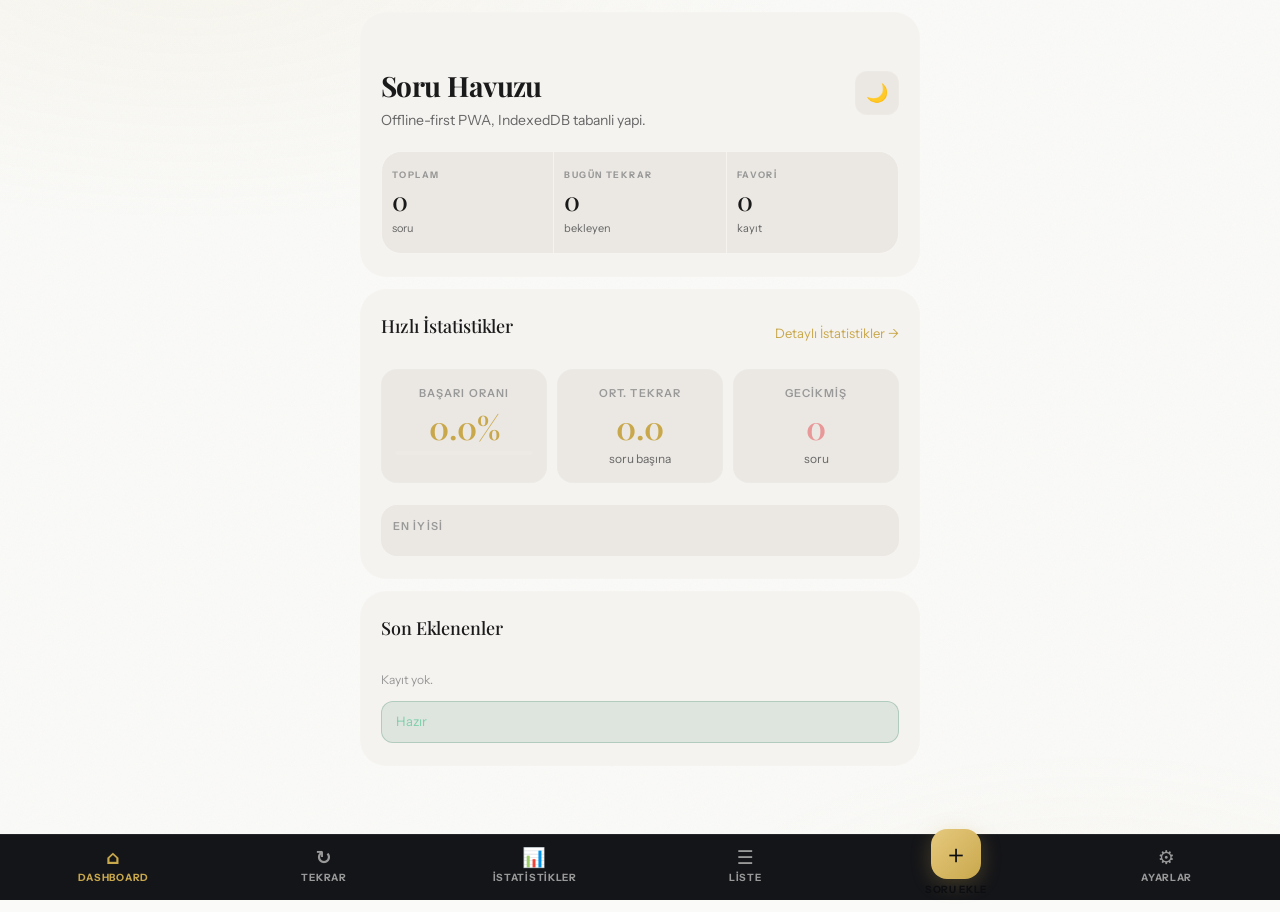
<file: index.html>
<!doctype html>
<html lang="tr">
<head>
  <meta charset="utf-8">
  <meta name="viewport" content="width=device-width, initial-scale=1">
  <meta name="theme-color" content="#0b1020">
  <title>Soru Havuzu | Dashboard</title>
  <link rel="manifest" href="manifest.json">
  <link rel="preconnect" href="https://fonts.googleapis.com">
  <link href="https://fonts.googleapis.com/css2?family=Playfair+Display:ital,wght@0,500;0,700;1,400&family=Instrument+Sans:wght@300;400;500;600;700&display=swap" rel="stylesheet">
  <link rel="stylesheet" href="styles.css">
</head>
<body>
  <div class="container">
    <nav class="top-nav">
      <a href="index.html">Dashboard</a>
      <a href="tekrar.html">Tekrar</a>
      <a href="istatistikler.html">İstatistikler</a>
      <a href="liste.html">Liste</a>
      <a href="ekle.html">Soru Ekle</a>
      <a href="ayarlar.html">Ayarlar</a>
    </nav>

    <section class="panel">
      <header class="page-head">
        <div class="page-head-top">
          <div>
            <h1>Soru Havuzu</h1>
            <p class="small">Offline-first PWA, IndexedDB tabanli yapi.</p>
          </div>
          <div class="page-actions">
            <button id="themeToggle" class="icon-btn" title="Tema değiş">🌙</button>
          </div>
        </div>
      </header>
      <div class="kpi" id="kpi"></div>
    </section>

    <section class="panel">
      <div class="section-header">
        <h2>Hızlı İstatistikler</h2>
        <a href="istatistikler.html" class="link-btn">Detaylı İstatistikler →</a>
      </div>
      <div class="quick-stats" id="quickStats"></div>
    </section>

    <section class="panel">
      <div class="section-header">
        <h2>Son Eklenenler</h2>
      </div>
      <div id="recent" class="list"></div>
      <div id="status" class="status info">Yükleniyor...</div>
    </section>
  </div>

  <script type="module">
    import { bootPage, showMessage, escapeHTML, formatDate } from "./common.js";
    import { initDB, getAllQuestions, getDueQuestions } from "./db.js";
    import { statsManager } from "./stats.js";
    import { themeManager } from "./theme.js";
    import { QUESTION_TYPE_LABELS } from "./constants.js";

    const kpi = document.getElementById("kpi");
    const quickStats = document.getElementById("quickStats");
    const recent = document.getElementById("recent");
    const status = document.getElementById("status");
    const themeToggle = document.getElementById("themeToggle");

    function normalizeType(type) {
      return QUESTION_TYPE_LABELS[type] || String(type || "").trim();
    }

    function renderStats(items, dueCount) {
      const total = items.length;
      const favorites = items.filter((q) => q.isFavorite).length;

      kpi.innerHTML = `
        <article class="kpi-item">
          <span>Toplam</span>
          <strong>${total}</strong>
          <span class="kpi-sub">soru</span>
        </article>
        <article class="kpi-item">
          <span>Bugün Tekrar</span>
          <strong>${dueCount}</strong>
          <span class="kpi-sub">bekleyen</span>
        </article>
        <article class="kpi-item">
          <span>Favori</span>
          <strong>${favorites}</strong>
          <span class="kpi-sub">kayıt</span>
        </article>
      `;

      const badgeHost = document.querySelector('a[href="tekrar.html"]');
      if (badgeHost) {
        badgeHost.querySelector(".nav-badge")?.remove();
        if (dueCount > 0) {
          const badge = document.createElement("span");
          badge.className = "nav-badge";
          badge.textContent = dueCount > 99 ? "99+" : String(dueCount);
          badgeHost.appendChild(badge);
        }
      }
    }

    function renderQuickStats(stats) {
      const categoryStats = statsManager.getCategoryStats(stats);
      const topCategories = categoryStats.slice(0, 3);

      quickStats.innerHTML = `
        <div class="stats-grid">
          <div class="stat-card">
            <div class="stat-label">Başarı Oranı</div>
            <div class="stat-value">${stats.successRate.toFixed(1)}%</div>
            <div class="stat-bar">
              <div class="stat-fill" style="width: ${stats.successRate}%"></div>
            </div>
          </div>
          <div class="stat-card">
            <div class="stat-label">Ort. Tekrar</div>
            <div class="stat-value">${stats.averageReviewCount.toFixed(1)}</div>
            <div class="stat-meta">soru başına</div>
          </div>
          <div class="stat-card">
            <div class="stat-label">Gecikmiş</div>
            <div class="stat-value" style="color: var(--danger-c);">${stats.overdue}</div>
            <div class="stat-meta">soru</div>
          </div>
        </div>
        <div class="categories-preview">
          <div class="preview-title">En İyisi</div>
          ${topCategories.map(cat => `
            <div class="category-item">
              <span class="cat-name">${escapeHTML(cat.name)}</span>
              <span class="cat-rate">${cat.successRate.toFixed(0)}%</span>
            </div>
          `).join("")}
        </div>
      `;
    }

    function renderRecent(items) {
      if (!items.length) {
        recent.innerHTML = "<div class='small'>Kayıt yok.</div>";
        return;
      }

      recent.innerHTML = items
        .sort((a, b) => b.createdAt.localeCompare(a.createdAt))
        .slice(0, 5)
        .map((q) => `
          <article class="question-card compact">
            <div class="card-title">${escapeHTML(q.text.substring(0, 60))}${q.text.length > 60 ? '...' : ''}</div>
            <div class="question-meta small">
              <span class="tag">${escapeHTML(q.category)}</span>
              <span class="tag">${escapeHTML(q.difficulty)}</span>
              <span class="tag">${normalizeType(q.type)}</span>
            </div>
          </article>
        `)
        .join("");
    }

    themeToggle.addEventListener('click', () => {
      const theme = themeManager.toggleTheme();
      themeToggle.textContent = theme === 'dark' ? '☀️' : '🌙';
    });

    async function init() {
      await bootPage();
      try {
        await initDB();
        const items = await getAllQuestions();
        const due = await getDueQuestions();
        const stats = await statsManager.calculateStats(items);
        
        renderStats(items, due.length);
        renderQuickStats(stats);
        renderRecent(items);
        showMessage(status, "Hazır", "success");
        
        // Tema butonu güncelle
        themeToggle.textContent = themeManager.currentTheme === 'dark' || 
          (themeManager.currentTheme === 'auto' && window.matchMedia('(prefers-color-scheme: dark)').matches) 
          ? '☀️' : '🌙';
      } catch (error) {
        showMessage(status, error.message || "Veri okunamadı.", "error");
      }
    }

    init();
  </script>
</body>
</html>
</file>
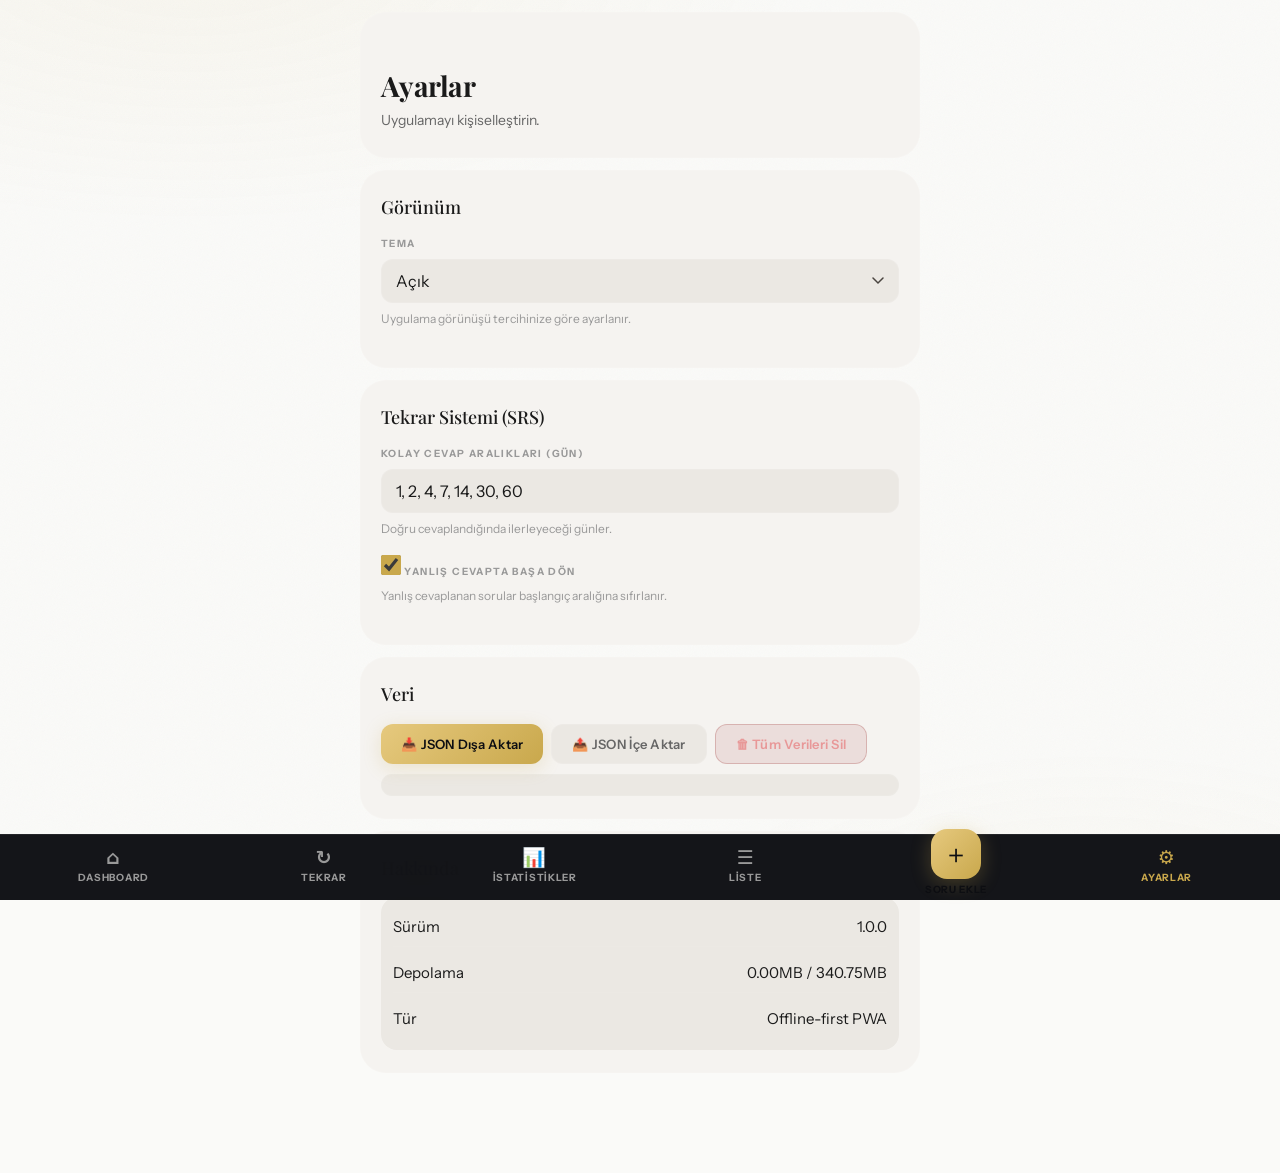
<file: ayarlar.html>
<!doctype html>
<html lang="tr">
<head>
  <meta charset="utf-8">
  <meta name="viewport" content="width=device-width, initial-scale=1">
  <meta name="theme-color" content="#0b1020">
  <title>Soru Havuzu | Ayarlar</title>
  <link rel="manifest" href="manifest.json">
  <link rel="preconnect" href="https://fonts.googleapis.com">
  <link href="https://fonts.googleapis.com/css2?family=Playfair+Display:ital,wght@0,500;0,700;1,400&family=Instrument+Sans:wght@300;400;500;600;700&display=swap" rel="stylesheet">
  <link rel="stylesheet" href="styles.css">
</head>
<body>
  <div class="container">
    <nav class="top-nav">
      <a href="index.html">Dashboard</a>
      <a href="tekrar.html">Tekrar</a>
      <a href="istatistikler.html">İstatistikler</a>
      <a href="liste.html">Liste</a>
      <a href="ekle.html">Soru Ekle</a>
      <a href="ayarlar.html">Ayarlar</a>
    </nav>

    <section class="panel">
      <header class="page-head">
        <h1>Ayarlar</h1>
        <p class="small">Uygulamayı kişiselleştirin.</p>
      </header>
    </section>

    <!-- Tema Ayarları -->
    <section class="panel">
      <h2>Görünüm</h2>
      <div class="setting-group">
        <label for="themeSelect">Tema</label>
        <select id="themeSelect">
          <option value="auto">Sistem Otomatiği</option>
          <option value="dark">Koyu</option>
          <option value="light">Açık</option>
        </select>
        <p class="setting-hint">Uygulama görünüşü tercihinize göre ayarlanır.</p>
      </div>
    </section>

    <!-- SRS Ayarları -->
    <section class="panel">
      <h2>Tekrar Sistemi (SRS)</h2>
      <div class="setting-group">
        <label for="easyInterval">Kolay Cevap Aralıkları (gün)</label>
        <input id="easyInterval" type="text" placeholder="1, 2, 4, 7, 14, 30, 60" value="1, 2, 4, 7, 14, 30, 60">
        <p class="setting-hint">Doğru cevaplandığında ilerleyeceği günler.</p>
      </div>
      <div class="setting-group">
        <label for="resetDifficulty">
          <input type="checkbox" id="resetDifficulty" checked>
          Yanlış Cevapta Başa Dön
        </label>
        <p class="setting-hint">Yanlış cevaplanan sorular başlangıç aralığına sıfırlanır.</p>
      </div>
    </section>

    <!-- Veri Ayarları -->
    <section class="panel">
      <h2>Veri</h2>
      <div class="actions">
        <button id="exportBtn">📥 JSON Dışa Aktar</button>
        <button id="importBtn" class="secondary">📤 JSON İçe Aktar</button>
        <button id="clearBtn" class="warn">🗑 Tüm Verileri Sil</button>
      </div>
      <input id="importFile" type="file" accept="application/json" class="hidden">
      <div id="dataStatus" class="status info" style="margin-top: 10px;"></div>
    </section>

    <!-- Hakkında -->
    <section class="panel">
      <h2>Hakkında</h2>
      <div class="about-info">
        <div class="info-row">
          <span>Sürüm</span>
          <span id="version">1.0.0</span>
        </div>
        <div class="info-row">
          <span>Depolama</span>
          <span id="storageUsage">-</span>
        </div>
        <div class="info-row">
          <span>Tür</span>
          <span>Offline-first PWA</span>
        </div>
      </div>
    </section>
  </div>

  <script type="module">
    import { bootPage, showMessage, downloadJSON, blobToDataURL, dataURLToBlob, safeFileName } from "./common.js";
    import { initDB, getAllQuestions, clearQuestions, bulkInsertQuestions } from "./db.js";
    import { themeManager } from "./theme.js";

    const themeSelect = document.getElementById('themeSelect');
    const exportBtn = document.getElementById('exportBtn');
    const importBtn = document.getElementById('importBtn');
    const importFile = document.getElementById('importFile');
    const clearBtn = document.getElementById('clearBtn');
    const dataStatus = document.getElementById('dataStatus');
    const storageUsage = document.getElementById('storageUsage');

    // Tema seçici
    themeSelect.value = themeManager.currentTheme;
    themeSelect.addEventListener('change', (e) => {
      themeManager.setTheme(e.target.value);
      showMessage(dataStatus, 'Tema güncellendi', 'success');
    });

    // Export
    exportBtn.addEventListener('click', async () => {
      showMessage(dataStatus, 'Dışa aktarılıyor...', 'info');
      try {
        const questions = await getAllQuestions();
        const out = [];
        for (const q of questions) {
          const item = { ...q };
          delete item.id;
          if (item.image?.blob) {
            item.image = {
              ...item.image,
              dataUrl: await blobToDataURL(item.image.blob)
            };
            delete item.image.blob;
          }
          out.push(item);
        }
        const payload = {
          app: 'Soru Havuzu',
          schemaVersion: 1,
          exportedAt: new Date().toISOString(),
          count: out.length,
          questions: out
        };
        const stamp = new Date().toISOString().slice(0, 19).replaceAll(':', '-');
        downloadJSON(`soru-havuzu-${safeFileName(stamp)}.json`, payload);
        showMessage(dataStatus, `Başarılı! ${payload.count} soru dışa aktarıldı.`, 'success');
      } catch (error) {
        showMessage(dataStatus, error.message || 'Dışa aktarma başarısız.', 'error');
      }
    });

    // Import
    importBtn.addEventListener('click', () => importFile.click());
    importFile.addEventListener('change', async () => {
      const file = importFile.files?.[0];
      if (!file) return;
      showMessage(dataStatus, 'İçe aktarılıyor...', 'info');
      try {
        const text = await file.text();
        const data = JSON.parse(text);
        const normalized = [];
        for (const raw of data.questions) {
          const item = {
            type: raw.type,
            text: raw.text,
            options: Array.isArray(raw.options) ? raw.options : [],
            answer: raw.answer,
            category: raw.category,
            subcategory: raw.subcategory,
            difficulty: raw.difficulty,
            isFavorite: Boolean(raw.isFavorite),
            image: null
          };
          if (raw.image?.dataUrl) {
            const blob = await dataURLToBlob(raw.image.dataUrl);
            item.image = {
              blob,
              mimeType: raw.image.mimeType || blob.type || 'image/jpeg',
              width: raw.image.width || null,
              height: raw.image.height || null,
              size: blob.size
            };
          }
          normalized.push(item);
        }
        const result = await bulkInsertQuestions(normalized);
        showMessage(dataStatus, `Başarılı! ${result.inserted} soru içe aktarıldı.`, 'success');
      } catch (error) {
        showMessage(dataStatus, error.message || 'İçe aktarma başarısız.', 'error');
      }
    });

    // Tüm verileri sil
    clearBtn.addEventListener('click', async () => {
      if (!confirm('TÜM VERİLER SİLİNECEK! Bu işlem geri alınamaz. Devam et?')) return;
      try {
        await clearQuestions();
        showMessage(dataStatus, 'Tüm veriler silindi.', 'success');
      } catch (error) {
        showMessage(dataStatus, error.message || 'Silme başarısız.', 'error');
      }
    });

    // Depolama bilgisi
    if (navigator.storage && navigator.storage.estimate) {
      navigator.storage.estimate().then(estimate => {
        const used = (estimate.usage / 1024 / 1024).toFixed(2);
        const quota = (estimate.quota / 1024 / 1024).toFixed(2);
        storageUsage.textContent = `${used}MB / ${quota}MB`;
      });
    }

    async function init() {
      await bootPage();
      await initDB();
    }

    init();
  </script>
</body>
</html>
</file>
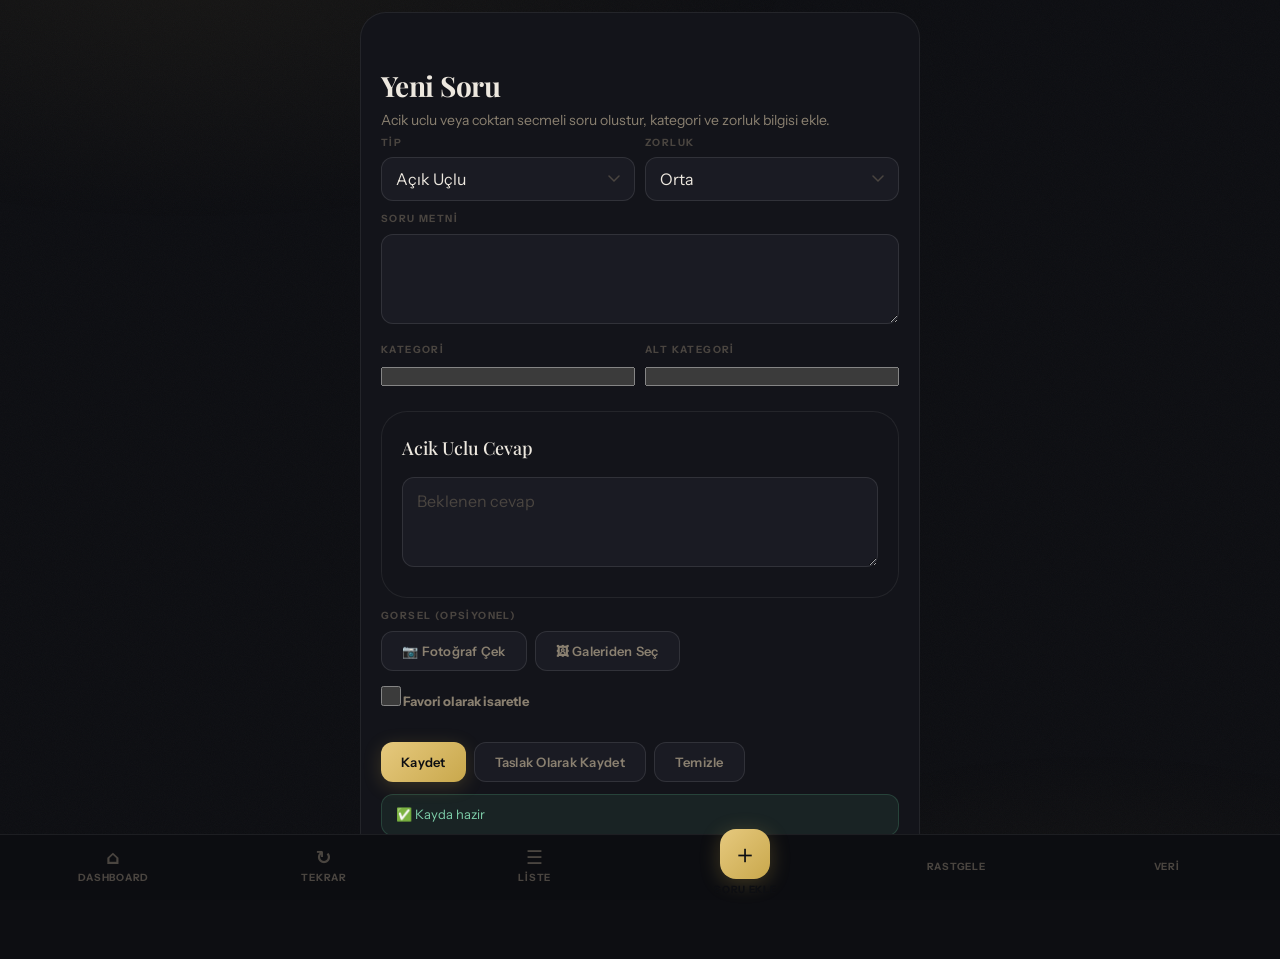
<file: ekle.html>
<!doctype html>
<html lang="tr">
<head>
  <meta charset="utf-8">
  <meta name="viewport" content="width=device-width, initial-scale=1">
  <meta name="theme-color" content="#0b1020">
  <title>Soru Havuzu | Soru Ekle</title>
  <link rel="manifest" href="manifest.json">
  <link rel="preconnect" href="https://fonts.googleapis.com">
  <link href="https://fonts.googleapis.com/css2?family=Playfair+Display:ital,wght@0,500;0,700;1,400&family=Instrument+Sans:wght@300;400;500;600;700&display=swap" rel="stylesheet">
  <link rel="stylesheet" href="styles.css">
</head>
<body>
  <div class="container">
    <nav class="top-nav">
      <a href="index.html">Dashboard</a>
      <a href="tekrar.html">Tekrar</a>
      <a href="liste.html">Liste</a>
      <a href="ekle.html">Soru Ekle</a>
      <a href="rastgele.html">Rastgele</a>
      <a href="veri.html">Veri</a>
    </nav>

    <section class="panel">
      <header class="page-head">
        <h1>Yeni Soru</h1>
        <p class="small">Acik uclu veya coktan secmeli soru olustur, kategori ve zorluk bilgisi ekle.</p>
      </header>
      <form id="questionForm" class="grid" novalidate>
        <div class="grid two">
          <div>
            <label for="typeSelect">Tip</label>
            <select name="type" id="typeSelect" required>
              <option value="open-ended">Açık Uçlu</option>
              <option value="multiple-choice">Çoktan Seçmeli</option>
            </select>
          </div>
          <div>
            <label for="difficulty">Zorluk</label>
            <select id="difficulty" required>
              <option value="easy">Kolay</option>
              <option value="medium" selected>Orta</option>
              <option value="hard">Zor</option>
            </select>
          </div>
        </div>

        <div>
          <label for="text">Soru Metni</label>
          <textarea id="text" required></textarea>
        </div>

        <div class="grid two">
          <div>
            <label for="category">Kategori</label>
            <input id="category" list="categoryList" required>
            <datalist id="categoryList"></datalist>
          </div>
          <div>
            <label for="subcategory">Alt Kategori</label>
            <input id="subcategory" list="subcategoryList" required>
            <datalist id="subcategoryList"></datalist>
          </div>
        </div>

        <div id="mcFields" class="panel hidden">
          <h2>Coktan Secmeli Alanlar</h2>
          <div id="optionsWrap" class="grid"></div>
          <div class="actions">
            <button type="button" id="addOption" class="secondary">Secenek Ekle</button>
          </div>
          <div>
            <label for="mcAnswer">Dogru Cevap (or: A, B, C)</label>
            <input id="mcAnswer" type="text" placeholder="Ornek: B">
          </div>
        </div>

        <div id="openFields" class="panel">
          <h2>Acik Uclu Cevap</h2>
          <textarea id="openAnswer" placeholder="Beklenen cevap"></textarea>
        </div>

        <div>
          <label for="image">Gorsel (opsiyonel)</label>
          <div class="actions" style="margin-top:0;">
            <button type="button" id="cameraBtn" class="secondary">📷 Fotoğraf Çek</button>
            <button type="button" id="galleryBtn" class="secondary">🖼 Galeriden Seç</button>
          </div>
          <input id="cameraInput" type="file" accept="image/*" capture="environment" class="hidden">
          <input id="image" type="file" accept="image/*" class="hidden">
          <div id="imageMeta" class="small"></div>
          <img id="preview" class="thumb hidden" alt="Gorsel onizleme">
        </div>

        <div class="row">
          <label><input id="favorite" type="checkbox"> Favori olarak isaretle</label>
        </div>

        <div class="actions">
          <button type="submit" id="submitBtn">Kaydet</button>
          <button type="button" id="draftBtn" class="secondary">Taslak Olarak Kaydet</button>
          <button type="button" id="resetBtn" class="secondary">Temizle</button>
        </div>
      </form>

      <div id="status" class="status info">Hazir</div>
    </section>
  </div>

  <script type="module">
    import { bootPage, showMessage, draft, debounce } from "./common.js";
    import { initDB, createQuestion, getHierarchy } from "./db.js";
    import { QUESTION_TYPES } from "./constants.js";
    import { compressImage } from "./image-utils.js";
    import { trackEvent } from "./analytics.js";

    const form = document.getElementById("questionForm");
    const typeEl = document.getElementById("typeSelect");
    const difficultyEl = document.getElementById("difficulty");
    const textEl = document.getElementById("text");
    const categoryEl = document.getElementById("category");
    const subcategoryEl = document.getElementById("subcategory");
    const categoryList = document.getElementById("categoryList");
    const subcategoryList = document.getElementById("subcategoryList");
    const mcFields = document.getElementById("mcFields");
    const openFields = document.getElementById("openFields");
    const optionsWrap = document.getElementById("optionsWrap");
    const addOptionBtn = document.getElementById("addOption");
    const mcAnswerEl = document.getElementById("mcAnswer");
    const openAnswerEl = document.getElementById("openAnswer");
    const imageEl = document.getElementById("image");
    const cameraInput = document.getElementById("cameraInput");
    const cameraBtn = document.getElementById("cameraBtn");
    const galleryBtn = document.getElementById("galleryBtn");
    const imageMeta = document.getElementById("imageMeta");
    const preview = document.getElementById("preview");
    const favoriteEl = document.getElementById("favorite");
    const statusEl = document.getElementById("status");
    const resetBtn = document.getElementById("resetBtn");
    const draftBtn = document.getElementById("draftBtn");
    const submitBtn = document.getElementById("submitBtn");

    const MAX_OPTIONS = 8;
    const AUTO_SAVE_INTERVAL = 30000; // 30 saniye
    let selectedImage = null;
    let previewObjectUrl = "";
    let autoSaveTimer;

    function isMultipleChoiceType(type) {
      return type === QUESTION_TYPES.MULTIPLE;
    }

    function optionInputHtml(index, value = "") {
      return `
        <div class="row">
          <input type="text" data-option-index="${index}" value="${value}" placeholder="Secenek ${index + 1}">
          <button type="button" data-remove-index="${index}" class="warn">Sil</button>
        </div>
      `;
    }

    function getOptionValues() {
      return Array.from(optionsWrap.querySelectorAll("input[data-option-index]"))
        .map((el) => el.value.trim())
        .filter(Boolean);
    }

    function renderOptions(initialCount = 0) {
      const count = Math.min(MAX_OPTIONS, Math.max(0, initialCount));
      optionsWrap.innerHTML = "";
      for (let i = 0; i < count; i += 1) {
        optionsWrap.insertAdjacentHTML("beforeend", optionInputHtml(i));
      }
    }

    function toggleTypeFields() {
      const type = typeEl.value;
      const mc = isMultipleChoiceType(type);
      mcFields.classList.toggle("hidden", !mc);
      openFields.classList.toggle("hidden", mc);
    }

    async function loadHierarchy() {
      const hierarchy = await getHierarchy();
      const categories = hierarchy.map((h) => h.category);
      categoryList.innerHTML = categories.map((c) => `<option value="${c}"></option>`).join("");

      const selected = categoryEl.value.trim();
      const row = hierarchy.find((h) => h.category === selected);
      const subs = row ? row.subcategories : [];
      subcategoryList.innerHTML = subs.map((s) => `<option value="${s}"></option>`).join("");
    }

    function clearPreviewUrl() {
      if (previewObjectUrl) {
        URL.revokeObjectURL(previewObjectUrl);
        previewObjectUrl = "";
      }
    }

    async function handleImagePreview(file) {
      clearPreviewUrl();

      if (!file) {
        selectedImage = null;
        preview.classList.add("hidden");
        preview.removeAttribute("src");
        imageMeta.textContent = "";
        return;
      }

      const { blob, meta } = await compressImage(file, { maxWidth: 1280, maxHeight: 1280, quality: 0.7 });
      selectedImage = {
        blob,
        mimeType: meta.mimeType,
        width: meta.width,
        height: meta.height,
        size: blob.size
      };

      previewObjectUrl = URL.createObjectURL(blob);
      preview.src = previewObjectUrl;
      preview.classList.remove("hidden");
      const savedPct = meta.compressionPercent || 0;
      imageMeta.textContent = `Orijinal: ${Math.round(meta.originalSize / 1024)}KB -> Sikistirilmis: ${Math.round(meta.compressedSize / 1024)}KB (%${savedPct} kucultme)`;
    }

    function captureFormState() {
      return {
        type: typeEl.value,
        text: textEl.value,
        category: categoryEl.value,
        subcategory: subcategoryEl.value,
        difficulty: difficultyEl.value,
        options: getOptionValues(),
        answer: isMultipleChoiceType(typeEl.value) ? mcAnswerEl.value : openAnswerEl.value,
        favorite: favoriteEl.checked
      };
    }

    function enableAutoSave() {
      autoSaveTimer = setInterval(() => {
        const state = captureFormState();
        if (state.text.trim()) {
          draft.save("question", state);
          console.log("📝 Taslak otomatik kaydedildi");
        }
      }, AUTO_SAVE_INTERVAL);
    }

    function disableAutoSave() {
      if (autoSaveTimer) clearInterval(autoSaveTimer);
    }

    function recoverDraft() {
      const savedDraft = draft.load("question");
      if (savedDraft && savedDraft.text.trim()) {
        typeEl.value = savedDraft.type;
        textEl.value = savedDraft.text;
        categoryEl.value = savedDraft.category;
        subcategoryEl.value = savedDraft.subcategory;
        difficultyEl.value = savedDraft.difficulty;
        favoriteEl.checked = savedDraft.favorite;

        if (savedDraft.options.length > 0) {
          renderOptions(savedDraft.options.length);
          optionsWrap.querySelectorAll("input[data-option-index]").forEach((el, i) => {
            el.value = savedDraft.options[i];
          });
        }

        toggleTypeFields();
        showMessage(statusEl, "📋 Önceki taslak geri yüklendi", "success");
        trackEvent("draft_recovered");
      }
    }

    function buildPayload(type) {
      const payload = {
        type,
        text: textEl.value.trim(),
        category: categoryEl.value.trim(),
        subcategory: subcategoryEl.value.trim(),
        difficulty: difficultyEl.value,
        isFavorite: favoriteEl.checked,
        image: selectedImage || null
      };

      if (isMultipleChoiceType(type)) {
        payload.options = getOptionValues();
        payload.answer = mcAnswerEl.value.trim();
      } else {
        payload.options = [];
        payload.answer = openAnswerEl.value.trim();
      }

      return payload;
    }

    function resetForm() {
      clearPreviewUrl();
      selectedImage = null;
      form.reset();
      renderOptions(0);
      toggleTypeFields();
      preview.classList.add("hidden");
      preview.removeAttribute("src");
      imageMeta.textContent = "";
      draft.remove("question");
      showMessage(statusEl, "🗑️ Form temizlendi", "info");
      trackEvent("form_reset");
    }

    async function init() {
      await bootPage();
      await initDB();
      renderOptions(0);
      toggleTypeFields();
      await loadHierarchy();
      recoverDraft();
      enableAutoSave();
      showMessage(statusEl, "✅ Kayda hazir", "success");
      trackEvent("page_load", { page: "ekle" });
    }

    typeEl.addEventListener("change", toggleTypeFields);

    categoryEl.addEventListener("input", debounce(async () => {
      await loadHierarchy();
    }, 300));

    optionsWrap.addEventListener("click", (event) => {
      const btn = event.target.closest("button[data-remove-index]");
      if (!btn) return;
      btn.closest(".row")?.remove();

      const inputs = optionsWrap.querySelectorAll("input[data-option-index]");
      inputs.forEach((input, i) => {
        input.dataset.optionIndex = String(i);
        input.placeholder = `Secenek ${i + 1}`;
      });

      const removeButtons = optionsWrap.querySelectorAll("button[data-remove-index]");
      removeButtons.forEach((button, i) => {
        button.dataset.removeIndex = String(i);
      });
    });

    addOptionBtn.addEventListener("click", () => {
      const current = optionsWrap.querySelectorAll("input[data-option-index]").length;
      if (current >= MAX_OPTIONS) {
        showMessage(statusEl, "⚠️ Maksimum 8 secenek eklenebilir", "error");
        return;
      }
      optionsWrap.insertAdjacentHTML("beforeend", optionInputHtml(current));
    });

    cameraBtn.addEventListener("click", () => cameraInput.click());
    galleryBtn.addEventListener("click", () => imageEl.click());

    async function onImageSelected(file) {
      try {
        await handleImagePreview(file || null);
        trackEvent("image_selected");
      } catch (error) {
        showMessage(statusEl, error.message || "🖼️ Gorsel okunamadi", "error");
        trackEvent("image_error", { error: error.message });
      }
    }

    imageEl.addEventListener("change", () => onImageSelected(imageEl.files?.[0]));
    cameraInput.addEventListener("change", () => onImageSelected(cameraInput.files?.[0]));

    resetBtn.addEventListener("click", resetForm);

    draftBtn.addEventListener("click", () => {
      const state = captureFormState();
      draft.save("question", state);
      showMessage(statusEl, "✔️ Taslak kaydedildi", "success");
      trackEvent("draft_saved");
    });

    form.addEventListener("submit", async (event) => {
      event.preventDefault();
      showMessage(statusEl, "⏳ Kaydediliyor...", "info");

      try {
        const type = document.querySelector("#typeSelect").value;
        const payload = buildPayload(type);
        const created = await createQuestion(payload);
        showMessage(statusEl, `✅ Kayit tamamlandi. ID: ${created.id}`, "success");
        trackEvent("question_created", { id: created.id, type });

        resetForm();
        await loadHierarchy();
      } catch (error) {
        showMessage(statusEl, error.message || "❌ Kayit basarisiz", "error");
        trackEvent("question_error", { error: error.message });
      }
    });

    init().catch((error) => {
      showMessage(statusEl, error.message || "❌ Sayfa baslatilamadi", "error");
    });

    window.addEventListener("beforeunload", () => {
      clearPreviewUrl();
      disableAutoSave();
    });
  </script>
</body>
</html>
</file>
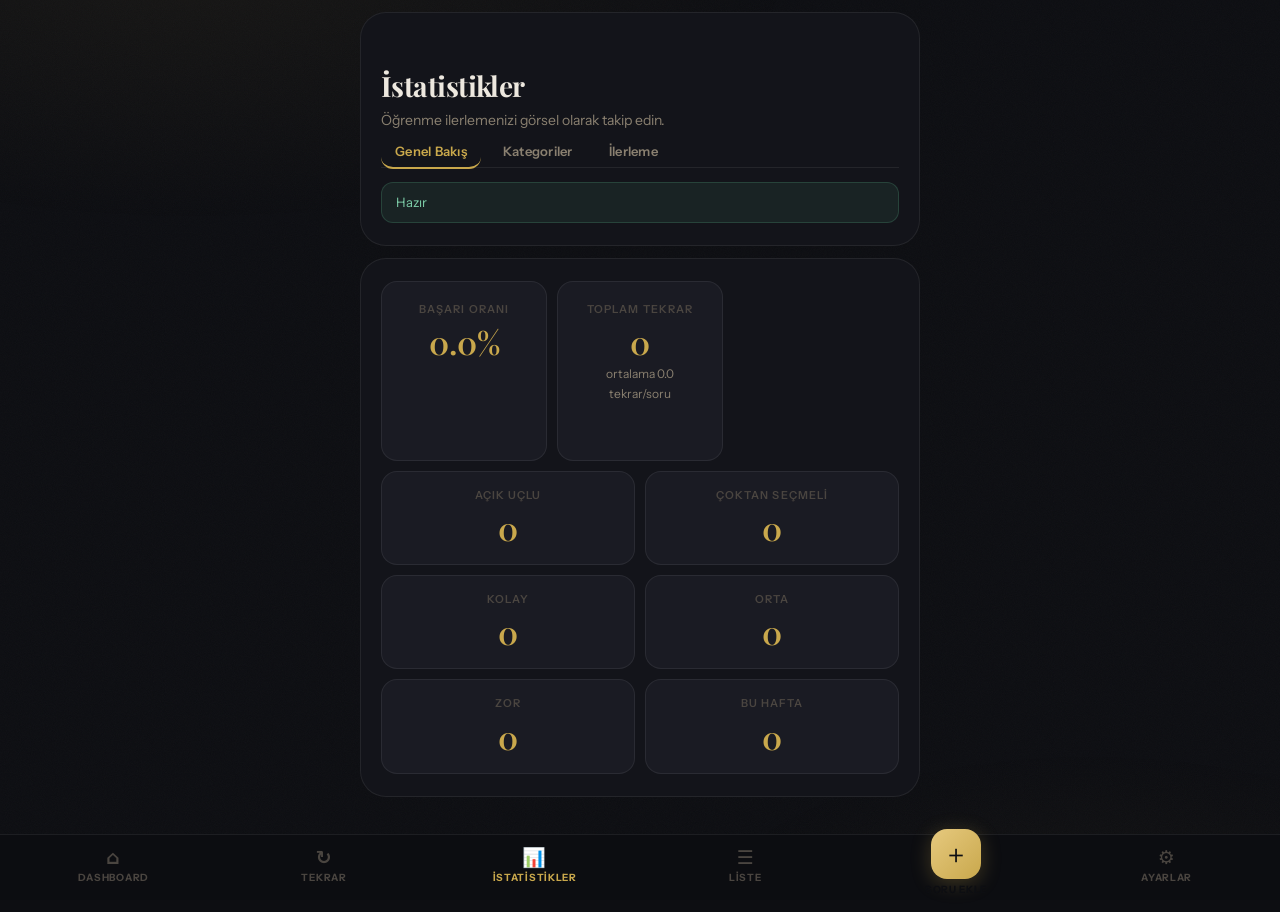
<file: istatistikler.html>
<!doctype html>
<html lang="tr">
<head>
  <meta charset="utf-8">
  <meta name="viewport" content="width=device-width, initial-scale=1">
  <meta name="theme-color" content="#0b1020">
  <title>Soru Havuzu | İstatistikler</title>
  <link rel="manifest" href="manifest.json">
  <link rel="preconnect" href="https://fonts.googleapis.com">
  <link href="https://fonts.googleapis.com/css2?family=Playfair+Display:ital,wght@0,500;0,700;1,400&family=Instrument+Sans:wght@300;400;500;600;700&display=swap" rel="stylesheet">
  <link rel="stylesheet" href="styles.css">
</head>
<body>
  <div class="container">
    <nav class="top-nav">
      <a href="index.html">Dashboard</a>
      <a href="tekrar.html">Tekrar</a>
      <a href="istatistikler.html">İstatistikler</a>
      <a href="liste.html">Liste</a>
      <a href="ekle.html">Soru Ekle</a>
      <a href="ayarlar.html">Ayarlar</a>
    </nav>

    <section class="panel">
      <header class="page-head">
        <h1>İstatistikler</h1>
        <p class="small">Öğrenme ilerlemenizi görsel olarak takip edin.</p>
      </header>
      <div class="stats-tabs">
        <button class="tab-btn active" data-tab="overview">Genel Bakış</button>
        <button class="tab-btn" data-tab="categories">Kategoriler</button>
        <button class="tab-btn" data-tab="progress">İlerleme</button>
      </div>
      <div id="status" class="status info">Yükleniyor...</div>
    </section>

    <!-- Genel Bakış -->
    <section class="panel tab-content" id="overview">
      <div class="stats-grid">
        <div class="stat-card large">
          <div class="stat-label">Başarı Oranı</div>
          <div class="stat-value" id="successRate">-</div>
          <canvas id="successChart" class="stat-chart"></canvas>
        </div>
        <div class="stat-card large">
          <div class="stat-label">Toplam Tekrar</div>
          <div class="stat-value" id="totalReviews">-</div>
          <div class="stat-meta">ortalama <span id="avgReviews">-</span> tekrar/soru</div>
        </div>
      </div>
      <div class="stats-grid-2">
        <div class="stat-card">
          <div class="stat-label">Açık Uçlu</div>
          <div class="stat-value" id="openEnded">-</div>
        </div>
        <div class="stat-card">
          <div class="stat-label">Çoktan Seçmeli</div>
          <div class="stat-value" id="multiChoice">-</div>
        </div>
        <div class="stat-card">
          <div class="stat-label">Kolay</div>
          <div class="stat-value" id="easyCount">-</div>
        </div>
        <div class="stat-card">
          <div class="stat-label">Orta</div>
          <div class="stat-value" id="mediumCount">-</div>
        </div>
        <div class="stat-card">
          <div class="stat-label">Zor</div>
          <div class="stat-value" id="hardCount">-</div>
        </div>
        <div class="stat-card">
          <div class="stat-label">Bu Hafta</div>
          <div class="stat-value" id="weekCount">-</div>
        </div>
      </div>
    </section>

    <!-- Kategoriler -->
    <section class="panel tab-content hidden" id="categories">
      <div id="categoriesList" class="categories-detailed"></div>
    </section>

    <!-- İlerleme -->
    <section class="panel tab-content hidden" id="progress">
      <h2>Haftalık İlerleme</h2>
      <div id="progressChart" class="progress-chart"></div>
    </section>
  </div>

  <script type="module">
    import { bootPage, showMessage } from "./common.js";
    import { initDB, getAllQuestions } from "./db.js";
    import { statsManager } from "./stats.js";
    import { QUESTION_TYPES, DIFFICULTY } from "./constants.js";

    const tabs = document.querySelectorAll('.tab-btn');
    const tabContents = document.querySelectorAll('.tab-content');
    const status = document.getElementById('status');

    let currentStats = null;
    let allQuestions = [];

    tabs.forEach(tab => {
      tab.addEventListener('click', () => {
        // Aktif tabı kaldır
        tabs.forEach(t => t.classList.remove('active'));
        tabContents.forEach(c => c.classList.add('hidden'));
        
        // Yeni sekmeyi aktifle
        tab.classList.add('active');
        const tabName = tab.dataset.tab;
        document.getElementById(tabName).classList.remove('hidden');
      });
    });

    function renderOverview(stats) {
      document.getElementById('successRate').textContent = stats.successRate.toFixed(1) + '%';
      document.getElementById('totalReviews').textContent = allQuestions.reduce((sum, q) => sum + (q.reviewCount || 0), 0);
      document.getElementById('avgReviews').textContent = stats.averageReviewCount.toFixed(1);
      document.getElementById('openEnded').textContent = stats.byType[QUESTION_TYPES.OPEN];
      document.getElementById('multiChoice').textContent = stats.byType[QUESTION_TYPES.MULTIPLE];
      document.getElementById('easyCount').textContent = stats.byDifficulty[DIFFICULTY.EASY];
      document.getElementById('mediumCount').textContent = stats.byDifficulty[DIFFICULTY.MEDIUM];
      document.getElementById('hardCount').textContent = stats.byDifficulty[DIFFICULTY.HARD];
      document.getElementById('weekCount').textContent = stats.week;
    }

    function renderCategories(stats) {
      const categories = statsManager.getCategoryStats(stats);
      const html = categories.map(cat => `
        <div class="category-detail">
          <div class="cat-header">
            <span class="cat-name">${cat.name}</span>
            <span class="cat-count">${cat.total} soru</span>
          </div>
          <div class="cat-stats">
            <div class="stat-item">
              <span>Doğru</span>
              <strong>${cat.correct}</strong>
            </div>
            <div class="stat-item">
              <span>Yanlış</span>
              <strong>${cat.failed}</strong>
            </div>
            <div class="stat-item">
              <span>Oran</span>
              <strong>${cat.successRate.toFixed(0)}%</strong>
            </div>
          </div>
          <div class="stat-bar">
            <div class="stat-fill" style="width: ${cat.successRate}%"></div>
          </div>
        </div>
      `).join('');
      document.getElementById('categoriesList').innerHTML = html;
    }

    function renderProgress(stats) {
      const progressData = statsManager.getProgressData(allQuestions, 7);
      const html = progressData.map(day => `
        <div class="progress-day">
          <div class="progress-label">${day.date}</div>
          <div class="progress-bars">
            <div class="progress-bar added" title="Eklenen: ${day.added}">Eklenen: ${day.added}</div>
            <div class="progress-bar reviewed" title="Tekrarlanan: ${day.reviewed}">Tekrarlanan: ${day.reviewed}</div>
          </div>
        </div>
      `).join('');
      document.getElementById('progressChart').innerHTML = html;
    }

    async function init() {
      await bootPage();
      try {
        await initDB();
        allQuestions = await getAllQuestions();
        currentStats = await statsManager.calculateStats(allQuestions);
        
        renderOverview(currentStats);
        renderCategories(currentStats);
        renderProgress(currentStats);
        
        showMessage(status, "Hazır", "success");
      } catch (error) {
        showMessage(status, error.message || "İstatistikler yüklenemedi.", "error");
      }
    }

    init();
  </script>
</body>
</html>
</file>
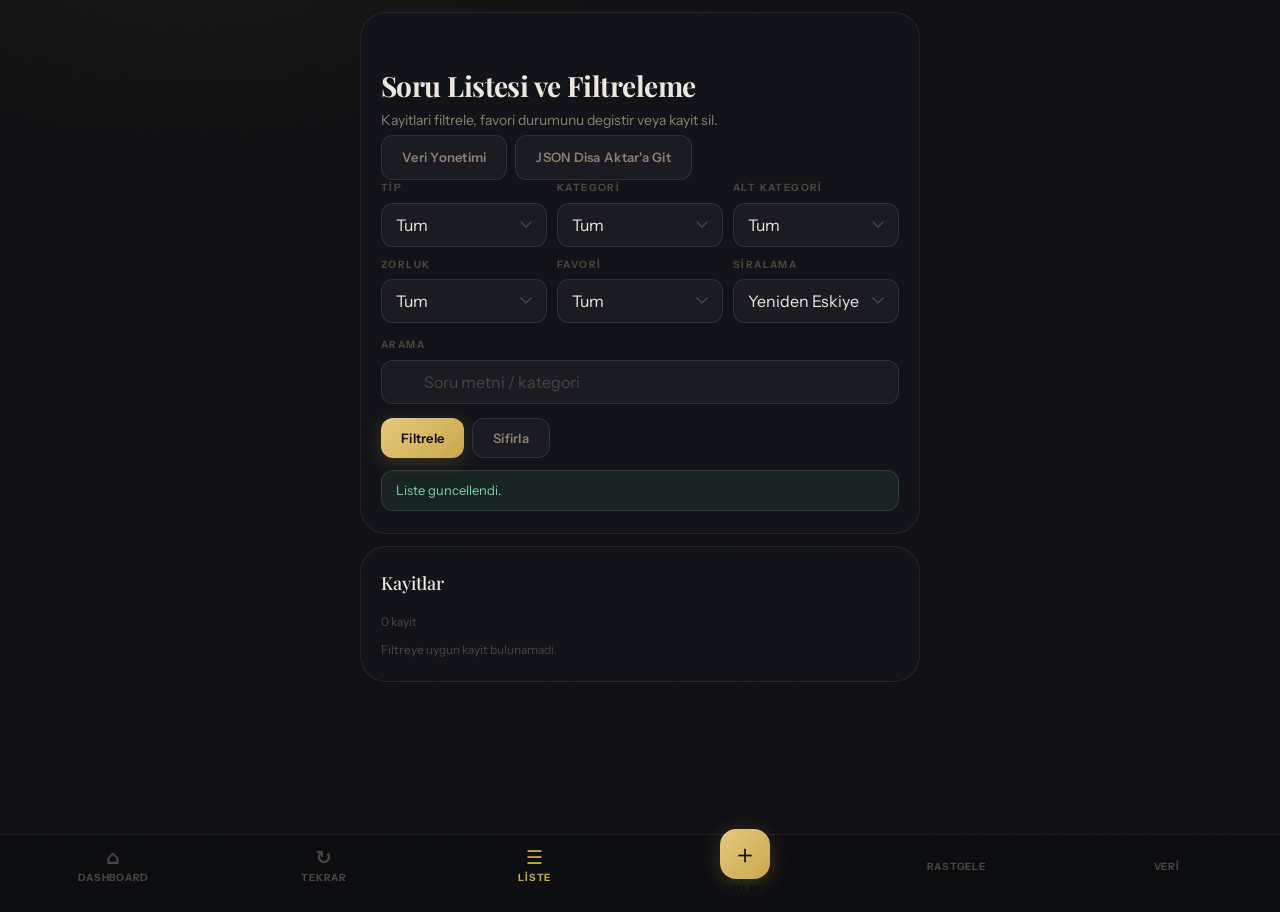
<file: liste.html>
<!doctype html>
<html lang="tr">
<head>
  <meta charset="utf-8">
  <meta name="viewport" content="width=device-width, initial-scale=1">
  <meta name="theme-color" content="#0b1020">
  <title>Soru Havuzu | Liste</title>
  <link rel="manifest" href="manifest.json">
  <link rel="preconnect" href="https://fonts.googleapis.com">
  <link href="https://fonts.googleapis.com/css2?family=Playfair+Display:ital,wght@0,500;0,700;1,400&family=Instrument+Sans:wght@300;400;500;600;700&display=swap" rel="stylesheet">
  <link rel="stylesheet" href="styles.css">
</head>
<body>
  <div class="container">
    <nav class="top-nav">
      <a href="index.html">Dashboard</a>
      <a href="tekrar.html">Tekrar</a>
      <a href="liste.html">Liste</a>
      <a href="ekle.html">Soru Ekle</a>
      <a href="rastgele.html">Rastgele</a>
      <a href="veri.html">Veri</a>
    </nav>

    <section class="panel">
      <header class="page-head">
        <h1>Soru Listesi ve Filtreleme</h1>
        <p class="small">Kayitlari filtrele, favori durumunu degistir veya kayit sil.</p>
      </header>
      <div class="actions quick-actions">
        <a href="veri.html">Veri Yonetimi</a>
        <a href="veri.html#exportBtn">JSON Disa Aktar'a Git</a>
      </div>
      <div class="grid three">
        <div>
          <label for="fType">Tip</label>
          <select id="fType">
            <option value="">Tum</option>
            <option value="open-ended">Acik Uclu</option>
            <option value="multiple-choice">Coktan Secmeli</option>
          </select>
        </div>
        <div>
          <label for="fCategory">Kategori</label>
          <select id="fCategory"><option value="">Tum</option></select>
        </div>
        <div>
          <label for="fSubcategory">Alt Kategori</label>
          <select id="fSubcategory"><option value="">Tum</option></select>
        </div>
        <div>
          <label for="fDifficulty">Zorluk</label>
          <select id="fDifficulty">
            <option value="">Tum</option>
            <option value="easy">Kolay</option>
            <option value="medium">Orta</option>
            <option value="hard">Zor</option>
          </select>
        </div>
        <div>
          <label for="fFav">Favori</label>
          <select id="fFav">
            <option value="">Tum</option>
            <option value="1">Sadece Favoriler</option>
            <option value="0">Favori Olmayanlar</option>
          </select>
        </div>
        <div>
          <label for="fSort">Siralama</label>
          <select id="fSort">
            <option value="newest">Yeniden Eskiye</option>
            <option value="oldest">Eskiden Yeniye</option>
            <option value="difficulty">Zorluga Gore</option>
          </select>
        </div>
      </div>
      <div class="section-actions">
        <label for="fSearch">Arama</label>
        <input id="fSearch" type="search" enterkeyhint="search" placeholder="Soru metni / kategori">
      </div>
      <div class="actions section-actions">
        <button id="applyFilters">Filtrele</button>
        <button id="resetFilters" class="secondary">Sifirla</button>
      </div>
      <div id="status" class="status info">Hazir</div>
    </section>

    <section class="panel">
      <h2>Kayitlar</h2>
      <div id="count" class="small"></div>
      <div id="list" class="list"></div>
    </section>

  </div>

  <script type="module">
    import { bootPage, showMessage, escapeHTML, formatDate } from "./common.js";
    import { initDB, queryQuestions, getHierarchy, deleteQuestion, toggleFavorite } from "./db.js";
    import { QUESTION_TYPES } from "./constants.js";

    const fType = document.getElementById("fType");
    const fCategory = document.getElementById("fCategory");
    const fSubcategory = document.getElementById("fSubcategory");
    const fDifficulty = document.getElementById("fDifficulty");
    const fFav = document.getElementById("fFav");
    const fSort = document.getElementById("fSort");
    const fSearch = document.getElementById("fSearch");
    const applyBtn = document.getElementById("applyFilters");
    const resetBtn = document.getElementById("resetFilters");
    const statusEl = document.getElementById("status");
    const countEl = document.getElementById("count");
    const listEl = document.getElementById("list");

    let cachedHierarchy = [];
    const answerVisibility = new Map();
    const imageExpanded = new Map();

    function normalizeType(type) {
      if (type === QUESTION_TYPES.OPEN) return "acikUclu";
      if (type === QUESTION_TYPES.MULTIPLE) return "coktanSecmeli";
      return String(type || "").trim();
    }

    function isMultipleChoiceType(type) {
      return type === QUESTION_TYPES.MULTIPLE;
    }

    function getFilters() {
      const filters = {
        type: fType.value || undefined,
        category: fCategory.value || undefined,
        subcategory: fSubcategory.value || undefined,
        difficulty: fDifficulty.value || undefined,
        sort: fSort.value,
        search: fSearch.value.trim() || undefined
      };

      if (fFav.value === "1") filters.isFavorite = true;
      if (fFav.value === "0") filters.isFavorite = false;

      return filters;
    }

    function cleanupListObjectUrls() {
      listEl.querySelectorAll("img[data-object-url]").forEach((img) => {
        if (img.src.startsWith("blob:")) URL.revokeObjectURL(img.src);
      });
    }

    function renderList(items) {
      cleanupListObjectUrls();
      countEl.textContent = `${items.length} kayit`;

      if (!items.length) {
        listEl.innerHTML = "<div class='small'>Filtreye uygun kayit bulunamadi.</div>";
        return;
      }

      listEl.innerHTML = items.map((q) => {
        const answerText = String(q.answer || "").trim();
        const options = Array.isArray(q.options) ? q.options : [];
        const answerLower = answerText.toLowerCase();

        const optionsHtml = isMultipleChoiceType(q.type) && options.length
          ? `<ol class="options">${options.map((o, i) => {
              const isIndexMatch = Number.isInteger(q.answer) && i === q.answer;
              const isLetterMatch = answerLower === String.fromCharCode(65 + i).toLowerCase();
              const isNumberMatch = answerLower === String(i + 1);
              const isTextMatch = answerLower && answerLower === String(o).trim().toLowerCase();
              const isCorrect = isIndexMatch || isLetterMatch || isNumberMatch || isTextMatch;
              return `<li>${escapeHTML(o)} ${isCorrect ? "<strong>(dogru)</strong>" : ""}</li>`;
            }).join("")}</ol>`
          : "";

        const isAnswerVisible = Boolean(answerVisibility.get(q.id));
        const answerHtml = isAnswerVisible
          ? `<div class="small answer-reveal">Dogru cevap: ${escapeHTML(answerText || "-")}</div>`
          : "";
        const answerToggleText = isAnswerVisible ? "Cevabı Gizle" : "Cevabı Göster";

        let thumbHtml = "";
        let expandedImageHtml = "";
        const isImageExpanded = Boolean(imageExpanded.get(q.id));

        if (typeof q.image === "string" && q.image.startsWith("data:image/")) {
          thumbHtml = `<img class="thumb" src="${q.image}" alt="Soru gorseli" data-enlarge="1">`;
          if (isImageExpanded) {
            expandedImageHtml = `
              <div class="inline-image-viewer">
                <button type="button" class="secondary inline-image-close" data-action="close-image">Kapat</button>
                <img class="inline-image-full" src="${q.image}" alt="Soru gorseli buyuk gorunum">
              </div>
            `;
          }
        } else if (q.image?.blob) {
          const src = URL.createObjectURL(q.image.blob);
          thumbHtml = `<img class="thumb" src="${src}" alt="Soru gorseli" data-object-url="1" data-enlarge="1">`;
          if (isImageExpanded) {
            expandedImageHtml = `
              <div class="inline-image-viewer">
                <button type="button" class="secondary inline-image-close" data-action="close-image">Kapat</button>
                <img class="inline-image-full" src="${src}" alt="Soru gorseli buyuk gorunum" data-object-url="1">
              </div>
            `;
          }
        }

        return `
          <article class="question-card" data-id="${q.id}">
            <div>${escapeHTML(q.text)}</div>
            <div class="question-meta">
              <span class="tag">${escapeHTML(normalizeType(q.type))}</span>
              <span class="tag">${escapeHTML(q.category)} > ${escapeHTML(q.subcategory)}</span>
              <span class="tag">${escapeHTML(q.difficulty)}</span>
              <span class="tag">${q.isFavorite ? "favori" : "normal"}</span>
            </div>
            ${optionsHtml}
            ${answerHtml}
            ${thumbHtml}
            ${expandedImageHtml}
            <div class="small">${formatDate(q.createdAt)}</div>
            <div class="actions section-actions">
              <button data-action="toggle-answer" class="secondary">${answerToggleText}</button>
              <button data-action="favorite">${q.isFavorite ? "Favoriden Cikar" : "Favoriye Ekle"}</button>
              <button data-action="delete" class="warn">Sil</button>
            </div>
          </article>
        `;
      }).join("");
    }

    async function loadFilterData() {
      cachedHierarchy = await getHierarchy();
      fCategory.innerHTML = '<option value="">Tum</option>' + cachedHierarchy
        .map((h) => `<option value="${h.category}">${h.category}</option>`)
        .join("");
      syncSubcategories();
    }

    function syncSubcategories() {
      const selected = fCategory.value;
      const row = cachedHierarchy.find((h) => h.category === selected);
      const options = row ? row.subcategories : [];
      fSubcategory.innerHTML = '<option value="">Tum</option>' + options.map((s) => `<option value="${s}">${s}</option>`).join("");
    }

    async function refresh() {
      try {
        const items = await queryQuestions(getFilters());
        renderList(items);
        showMessage(statusEl, "Liste guncellendi.", "success");
      } catch (error) {
        showMessage(statusEl, error.message || "Liste yuklenemedi.", "error");
      }
    }

    applyBtn.addEventListener("click", refresh);
    fSearch.addEventListener("keydown", (event) => {
      if (event.key === "Enter") {
        event.preventDefault();
        refresh();
      }
    });
    resetBtn.addEventListener("click", async () => {
      fType.value = "";
      fCategory.value = "";
      fSubcategory.value = "";
      fDifficulty.value = "";
      fFav.value = "";
      fSort.value = "newest";
      fSearch.value = "";
      syncSubcategories();
      await refresh();
    });

    fCategory.addEventListener("change", syncSubcategories);

    listEl.addEventListener("click", async (event) => {
      const image = event.target.closest("img.thumb[data-enlarge='1']");
      if (image) {
        const card = image.closest("article[data-id]");
        if (!card) return;
        const id = Number(card.dataset.id);
        imageExpanded.set(id, true);
        const items = await queryQuestions(getFilters());
        renderList(items);
        return;
      }

      const btn = event.target.closest("button[data-action]");
      if (!btn) return;

      const card = btn.closest("article[data-id]");
      if (!card) return;

      const id = Number(card.dataset.id);
      const action = btn.dataset.action;

      try {
        if (action === "toggle-answer") {
          const current = Boolean(answerVisibility.get(id));
          answerVisibility.set(id, !current);
          const items = await queryQuestions(getFilters());
          renderList(items);
          return;
        } else if (action === "close-image") {
          imageExpanded.set(id, false);
          const items = await queryQuestions(getFilters());
          renderList(items);
          return;
        } else if (action === "favorite") {
          await toggleFavorite(id);
        } else if (action === "delete") {
          const ok = confirm("Bu kayit silinecek. Devam edilsin mi?");
          if (!ok) return;
          await deleteQuestion(id);
        }
        await loadFilterData();
        await refresh();
      } catch (error) {
        showMessage(statusEl, error.message || "Islem basarisiz.", "error");
      }
    });

    async function init() {
      await bootPage();
      await initDB();
      await loadFilterData();
      await refresh();
      window.addEventListener("beforeunload", cleanupListObjectUrls);
    }
    document.addEventListener("keydown", (event) => {
      if (event.key === "Escape") {
        imageExpanded.clear();
        void refresh();
      }
    });

    init().catch((error) => {
      showMessage(statusEl, error.message || "Sayfa baslatilamadi.", "error");
    });
  </script>
</body>
</html>
</file>
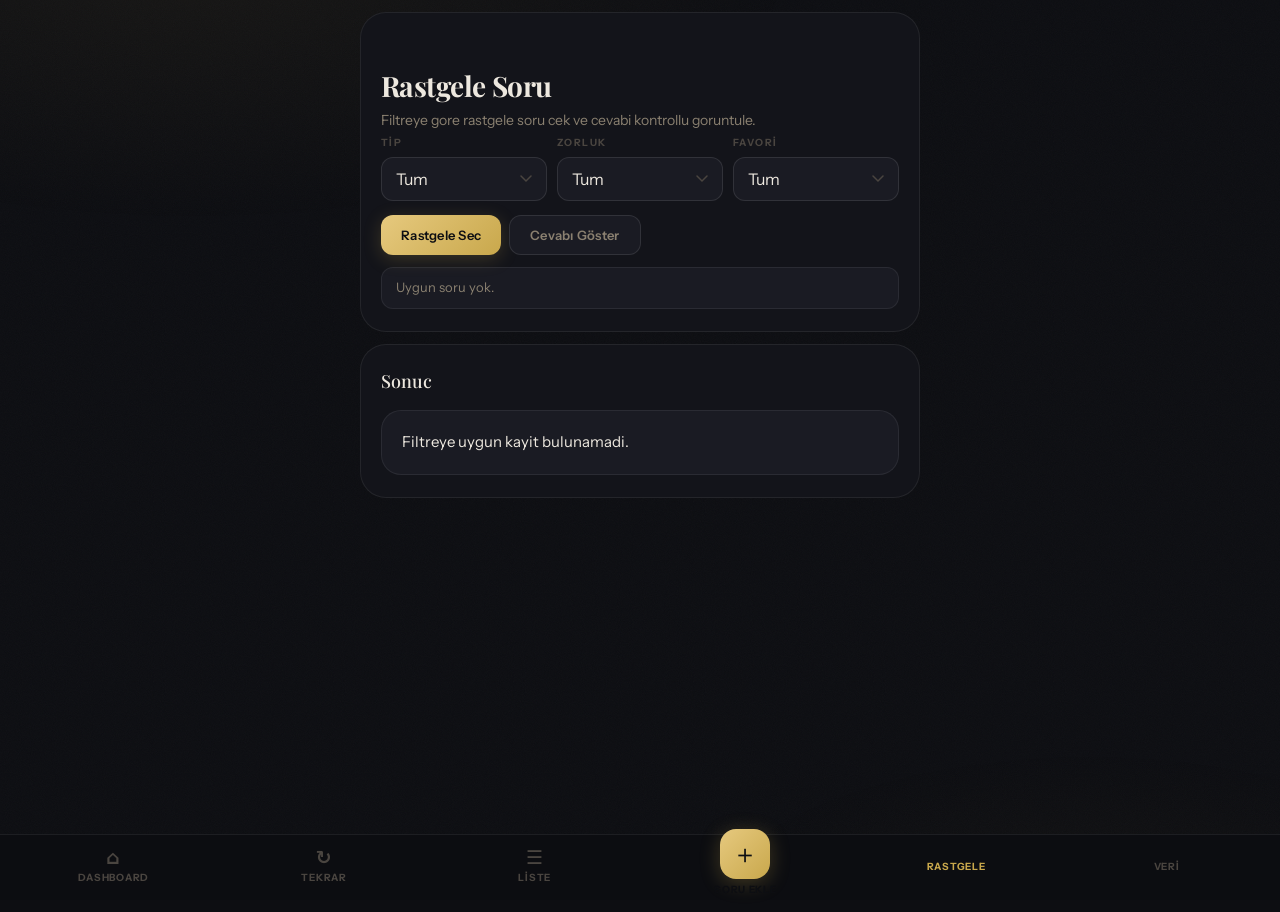
<file: rastgele.html>
<!doctype html>
<html lang="tr">
<head>
  <meta charset="utf-8">
  <meta name="viewport" content="width=device-width, initial-scale=1">
  <meta name="theme-color" content="#0b1020">
  <title>Soru Havuzu | Rastgele</title>
  <link rel="manifest" href="manifest.json">
  <link rel="preconnect" href="https://fonts.googleapis.com">
  <link href="https://fonts.googleapis.com/css2?family=Playfair+Display:ital,wght@0,500;0,700;1,400&family=Instrument+Sans:wght@300;400;500;600;700&display=swap" rel="stylesheet">
  <link rel="stylesheet" href="styles.css">
</head>
<body>
  <div class="container">
    <nav class="top-nav">
      <a href="index.html">Dashboard</a>
      <a href="tekrar.html">Tekrar</a>
      <a href="liste.html">Liste</a>
      <a href="ekle.html">Soru Ekle</a>
      <a href="rastgele.html">Rastgele</a>
      <a href="veri.html">Veri</a>
    </nav>

    <section class="panel">
      <header class="page-head">
        <h1>Rastgele Soru</h1>
        <p class="small">Filtreye gore rastgele soru cek ve cevabi kontrollu goruntule.</p>
      </header>
      <div class="grid three">
        <div>
          <label for="type">Tip</label>
          <select id="type">
            <option value="">Tum</option>
            <option value="open-ended">Acik Uclu</option>
            <option value="multiple-choice">Coktan Secmeli</option>
          </select>
        </div>
        <div>
          <label for="difficulty">Zorluk</label>
          <select id="difficulty">
            <option value="">Tum</option>
            <option value="easy">Kolay</option>
            <option value="medium">Orta</option>
            <option value="hard">Zor</option>
          </select>
        </div>
        <div>
          <label for="favorite">Favori</label>
          <select id="favorite">
            <option value="">Tum</option>
            <option value="1">Sadece Favori</option>
            <option value="0">Favori Olmayan</option>
          </select>
        </div>
      </div>

      <div class="actions section-actions">
        <button id="nextBtn">Rastgele Sec</button>
        <button id="toggleAnswer" class="secondary">Cevabi Goster/Gizle</button>
      </div>
      <div id="status" class="status info">Hazir</div>
    </section>

    <section class="panel">
      <h2>Sonuc</h2>
      <article id="result" class="question-card">Henuz soru secilmedi.</article>
    </section>
  </div>

  <script type="module">
    import { bootPage, showMessage, escapeHTML } from "./common.js";
    import { initDB, getRandomQuestion } from "./db.js";
    import { QUESTION_TYPES } from "./constants.js";

    const typeEl = document.getElementById("type");
    const difficultyEl = document.getElementById("difficulty");
    const favoriteEl = document.getElementById("favorite");
    const nextBtn = document.getElementById("nextBtn");
    const toggleBtn = document.getElementById("toggleAnswer");
    const statusEl = document.getElementById("status");
    const resultEl = document.getElementById("result");

    let current = null;
    let isAnswerVisible = false;
    let currentImageUrl = "";

    function normalizeType(type) {
      if (type === QUESTION_TYPES.OPEN) return "acikUclu";
      if (type === QUESTION_TYPES.MULTIPLE) return "coktanSecmeli";
      return String(type || "").trim();
    }

    function isMultipleChoiceType(type) {
      return type === QUESTION_TYPES.MULTIPLE;
    }

    function clearCurrentImage() {
      if (currentImageUrl.startsWith("blob:")) {
        URL.revokeObjectURL(currentImageUrl);
      }
      currentImageUrl = "";
    }

    function filters() {
      const f = {
        type: typeEl.value || undefined,
        difficulty: difficultyEl.value || undefined
      };
      if (favoriteEl.value === "1") f.isFavorite = true;
      if (favoriteEl.value === "0") f.isFavorite = false;
      return f;
    }

    function renderQuestion() {
      clearCurrentImage();

      if (!current) {
        resultEl.textContent = "Filtreye uygun kayit bulunamadi.";
        toggleBtn.textContent = "Cevabı Göster";
        return;
      }

      const answerHtml = (() => {
        if (!isAnswerVisible) return "";
        return `<div><strong>Cevap:</strong> ${escapeHTML(String(current.answer || "-"))}</div>`;
      })();

      const options = Array.isArray(current.options) ? current.options : [];
      const optionsHtml = isMultipleChoiceType(current.type) && options.length
        ? `<ol class="options">${options.map((o) => `<li>${escapeHTML(o)}</li>`).join("")}</ol>`
        : "";

      let imageHtml = "";
      if (typeof current.image === "string" && current.image.startsWith("data:image/")) {
        imageHtml = `<img class="thumb" alt="Soru gorseli" src="${current.image}">`;
      } else if (current.image?.blob) {
        currentImageUrl = URL.createObjectURL(current.image.blob);
        imageHtml = `<img class="thumb" alt="Soru gorseli" src="${currentImageUrl}">`;
      }

      resultEl.innerHTML = `
        <div>${escapeHTML(current.text)}</div>
        <div class="question-meta">${escapeHTML(current.category)} > ${escapeHTML(current.subcategory)} | ${escapeHTML(current.difficulty)} | ${escapeHTML(normalizeType(current.type))}</div>
        ${optionsHtml}
        ${answerHtml}
        ${imageHtml}
      `;
      toggleBtn.textContent = isAnswerVisible ? "Cevabı Gizle" : "Cevabı Göster";
    }

    async function drawRandom() {
      try {
        current = await getRandomQuestion(filters());
        isAnswerVisible = false;
        renderQuestion();
        showMessage(statusEl, current ? "Soru secildi." : "Uygun soru yok.", current ? "success" : "info");
      } catch (error) {
        showMessage(statusEl, error.message || "Rastgele secim basarisiz.", "error");
      }
    }

    toggleBtn.addEventListener("click", () => {
      isAnswerVisible = !isAnswerVisible;
      renderQuestion();
    });

    nextBtn.addEventListener("click", drawRandom);

    async function init() {
      await bootPage();
      await initDB();
      await drawRandom();
      window.addEventListener("beforeunload", clearCurrentImage);
    }

    init().catch((error) => {
      showMessage(statusEl, error.message || "Sayfa baslatilamadi.", "error");
    });
  </script>
</body>
</html>
</file>
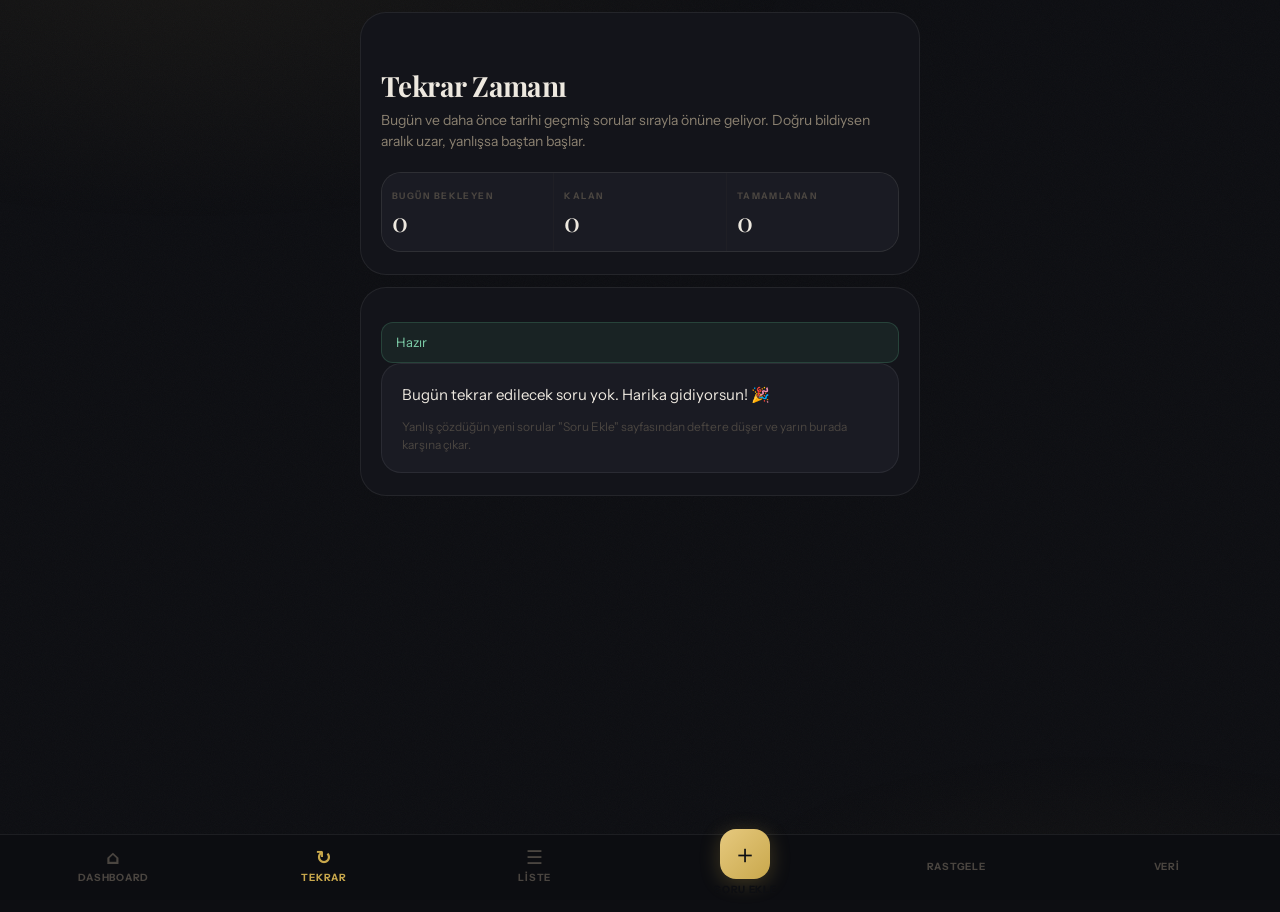
<file: tekrar.html>
<!doctype html>
<html lang="tr">
<head>
  <meta charset="utf-8">
  <meta name="viewport" content="width=device-width, initial-scale=1">
  <meta name="theme-color" content="#0b1020">
  <title>Soru Havuzu | Tekrar</title>
  <link rel="manifest" href="manifest.json">
  <link rel="preconnect" href="https://fonts.googleapis.com">
  <link href="https://fonts.googleapis.com/css2?family=Playfair+Display:ital,wght@0,500;0,700;1,400&family=Instrument+Sans:wght@300;400;500;600;700&display=swap" rel="stylesheet">
  <link rel="stylesheet" href="styles.css">
</head>
<body>
  <div class="container">
    <nav class="top-nav">
      <a href="index.html">Dashboard</a>
      <a href="tekrar.html">Tekrar</a>
      <a href="liste.html">Liste</a>
      <a href="ekle.html">Soru Ekle</a>
      <a href="rastgele.html">Rastgele</a>
      <a href="veri.html">Veri</a>
    </nav>

    <section class="panel">
      <header class="page-head">
        <h1>Tekrar Zamanı</h1>
        <p class="small">Bugün ve daha önce tarihi geçmiş sorular sırayla önüne geliyor. Doğru bildiysen aralık uzar, yanlışsa baştan başlar.</p>
      </header>
      <div class="kpi" id="kpi"></div>
    </section>

    <section class="panel">
      <div id="status" class="status info">Yükleniyor...</div>
      <div id="reviewArea"></div>
    </section>
  </div>

  <script type="module">
    import { bootPage, showMessage, escapeHTML } from "./common.js";
    import { initDB, getDueQuestions, recordReview, SRS_INTERVALS, localDateStr } from "./db.js";
    import { QUESTION_TYPES, QUESTION_TYPE_LABELS } from "./constants.js";

    const kpi = document.getElementById("kpi");
    const statusEl = document.getElementById("status");
    const reviewArea = document.getElementById("reviewArea");

    let queue = [];
    let currentIndex = 0;
    let isAnswerVisible = false;
    let currentImageUrl = "";
    let sessionDone = 0;
    let sessionTotal = 0;

    function normalizeType(type) {
      return QUESTION_TYPE_LABELS[type] || String(type || "").trim();
    }

    function clearCurrentImage() {
      if (currentImageUrl.startsWith("blob:")) {
        URL.revokeObjectURL(currentImageUrl);
      }
      currentImageUrl = "";
    }

    function stageDotsHtml(stage) {
      return `<div class="stage-dots">${SRS_INTERVALS.map((_, i) =>
        `<span class="${i <= stage ? "filled" : ""}"></span>`
      ).join("")}</div>`;
    }

    function renderKPI() {
      const remaining = queue.length - currentIndex;
      kpi.innerHTML = `
        <article class="kpi-item"><span>Bugün Bekleyen</span><strong>${sessionTotal}</strong></article>
        <article class="kpi-item"><span>Kalan</span><strong>${Math.max(remaining, 0)}</strong></article>
        <article class="kpi-item"><span>Tamamlanan</span><strong>${sessionDone}</strong></article>
      `;
    }

    function renderCurrent() {
      clearCurrentImage();
      const q = queue[currentIndex];

      if (!q) {
        reviewArea.innerHTML = sessionTotal === 0
          ? `<article class="question-card"><div>Bugün tekrar edilecek soru yok. Harika gidiyorsun! 🎉</div><div class="small" style="margin-top:8px;">Yanlış çözdüğün yeni sorular "Soru Ekle" sayfasından deftere düşer ve yarın burada karşına çıkar.</div></article>`
          : `<article class="question-card"><div>Bu turdaki tüm sorular bitti. Yarın tekrar buraya bak. 👏</div></article>`;
        showMessage(statusEl, "Hazır", "success");
        return;
      }

      isAnswerVisible = false;
      const answerText = String(q.answer || "").trim();
      const options = Array.isArray(q.options) ? q.options : [];
      const optionsHtml = q.type === QUESTION_TYPES.MULTIPLE && options.length
        ? `<ol class="options">${options.map((o) => `<li>${escapeHTML(o)}</li>`).join("")}</ol>`
        : "";

      let imageHtml = "";
      if (typeof q.image === "string" && q.image.startsWith("data:image/")) {
        imageHtml = `<img class="thumb" alt="Soru görseli" src="${q.image}">`;
      } else if (q.image?.blob) {
        currentImageUrl = URL.createObjectURL(q.image.blob);
        imageHtml = `<img class="thumb" alt="Soru görseli" src="${currentImageUrl}">`;
      }

      const overdueDays = Math.max(0, Math.round((new Date(localDateStr()) - new Date(q.nextReviewDate)) / 86400000));

      reviewArea.innerHTML = `
        <article class="question-card">
          <div class="question-meta">
            <span class="tag">${escapeHTML(q.category)} &gt; ${escapeHTML(q.subcategory)}</span>
            <span class="tag">${escapeHTML(q.difficulty)}</span>
            <span class="tag">${normalizeType(q.type)}</span>
            ${overdueDays > 0 ? `<span class="tag">${overdueDays} gün gecikti</span>` : ""}
          </div>
          <div>${escapeHTML(q.text)}</div>
          ${optionsHtml}
          ${imageHtml}
          ${stageDotsHtml(q.srsStage ?? 0)}
          <div class="small" style="margin-top:6px;">${(q.reviewCount ?? 0)}. tekrar &middot; şu anki aralık: ${SRS_INTERVALS[q.srsStage ?? 0]} gün</div>
          <div id="answerSlot"></div>
          <div class="actions section-actions">
            <button type="button" id="toggleAnswer" class="secondary">Cevabı Göster</button>
          </div>
          <div class="actions section-actions">
            <button type="button" id="wrongBtn" class="warn">✗ Yine yanlış</button>
            <button type="button" id="partialBtn" class="secondary">≈ Zorlandım ama doğru</button>
            <button type="button" id="correctBtn" class="correct">✓ Doğru bildim</button>
          </div>
        </article>
      `;

      document.getElementById("toggleAnswer").addEventListener("click", () => {
        isAnswerVisible = !isAnswerVisible;
        const slot = document.getElementById("answerSlot");
        slot.innerHTML = isAnswerVisible
          ? `<div class="small answer-reveal">Doğru cevap: ${escapeHTML(answerText || "-")}</div>`
          : "";
        document.getElementById("toggleAnswer").textContent = isAnswerVisible ? "Cevabı Gizle" : "Cevabı Göster";
      });

      document.getElementById("correctBtn").addEventListener("click", () => submitResult(q.id, "correct"));
      document.getElementById("partialBtn").addEventListener("click", () => submitResult(q.id, "partial"));
      document.getElementById("wrongBtn").addEventListener("click", () => submitResult(q.id, "wrong"));

      renderKPI();
    }

    async function submitResult(id, result) {
      try {
        await recordReview(id, result);
        sessionDone += 1;
        currentIndex += 1;
        renderCurrent();
        const feedback = { correct: "Kaydedildi, aralık uzatıldı.", partial: "Kaydedildi, aynı aralıktan tekrar gelecek.", wrong: "Kaydedildi, yarın tekrar karşına çıkacak." };
        showMessage(statusEl, feedback[result], "success");
      } catch (error) {
        showMessage(statusEl, error.message || "Kayıt başarısız.", "error");
      }
    }

    async function init() {
      await bootPage();
      try {
        await initDB();
        queue = await getDueQuestions();
        sessionTotal = queue.length;
        currentIndex = 0;
        sessionDone = 0;
        renderKPI();
        renderCurrent();
      } catch (error) {
        showMessage(statusEl, error.message || "Tekrar listesi yüklenemedi.", "error");
      }
    }

    init();
    window.addEventListener("beforeunload", clearCurrentImage);
  </script>
</body>
</html>
</file>
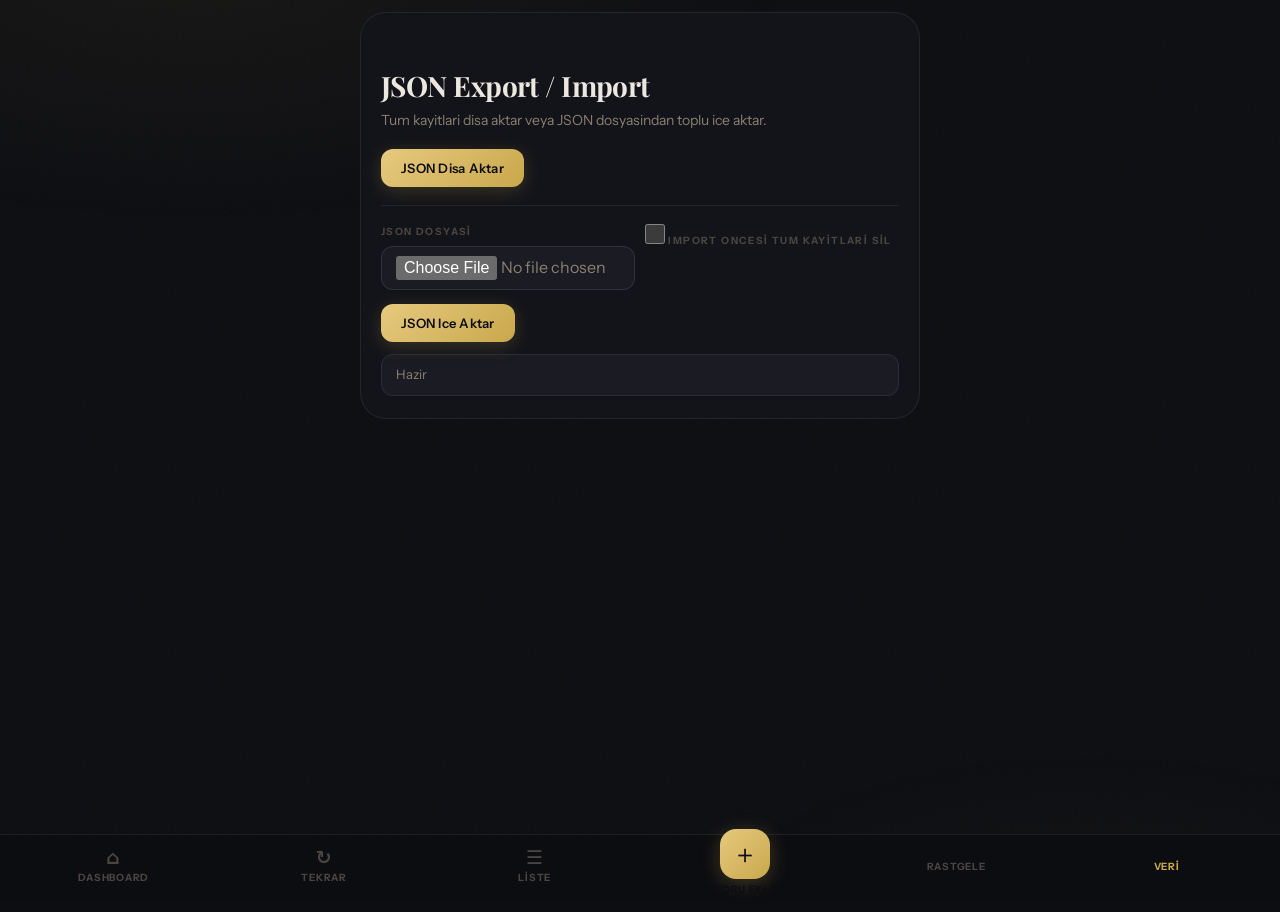
<file: veri.html>
<!doctype html>
<html lang="tr">
<head>
  <meta charset="utf-8">
  <meta name="viewport" content="width=device-width, initial-scale=1">
  <meta name="theme-color" content="#0b1020">
  <title>Soru Havuzu | Veri</title>
  <link rel="manifest" href="manifest.json">
  <link rel="preconnect" href="https://fonts.googleapis.com">
  <link href="https://fonts.googleapis.com/css2?family=Playfair+Display:ital,wght@0,500;0,700;1,400&family=Instrument+Sans:wght@300;400;500;600;700&display=swap" rel="stylesheet">
  <link rel="stylesheet" href="styles.css">
</head>
<body>
  <div class="container">
    <nav class="top-nav">
      <a href="index.html">Dashboard</a>
      <a href="tekrar.html">Tekrar</a>
      <a href="liste.html">Liste</a>
      <a href="ekle.html">Soru Ekle</a>
      <a href="rastgele.html">Rastgele</a>
      <a href="veri.html">Veri</a>
    </nav>

    <section class="panel">
      <header class="page-head">
        <h1>JSON Export / Import</h1>
        <p class="small">Tum kayitlari disa aktar veya JSON dosyasindan toplu ice aktar.</p>
      </header>
      <div class="actions">
        <button id="exportBtn">JSON Disa Aktar</button>
      </div>
      <hr>
      <div class="grid two">
        <div>
          <label for="importFile">JSON Dosyasi</label>
          <input id="importFile" type="file" accept="application/json">
        </div>
        <div>
          <label><input id="wipeBeforeImport" type="checkbox"> Import oncesi tum kayitlari sil</label>
        </div>
      </div>
      <div class="actions section-actions">
        <button id="importBtn">JSON Ice Aktar</button>
      </div>
      <div id="status" class="status info">Hazir</div>
    </section>
  </div>

  <script type="module">
    import { bootPage, showMessage, downloadJSON, blobToDataURL, dataURLToBlob, safeFileName } from "./common.js";
    import { initDB, getAllQuestions, bulkInsertQuestions, clearQuestions } from "./db.js";

    const exportBtn = document.getElementById("exportBtn");
    const importBtn = document.getElementById("importBtn");
    const importFile = document.getElementById("importFile");
    const wipeBeforeImport = document.getElementById("wipeBeforeImport");
    const statusEl = document.getElementById("status");

    async function buildExportPayload() {
      const questions = await getAllQuestions();
      const out = [];

      for (const q of questions) {
        const item = { ...q };
        delete item.id;

        if (item.image?.blob) {
          item.image = {
            ...item.image,
            dataUrl: await blobToDataURL(item.image.blob)
          };
          delete item.image.blob;
        }
        out.push(item);
      }

      return {
        app: "Soru Havuzu",
        schemaVersion: 1,
        exportedAt: new Date().toISOString(),
        count: out.length,
        questions: out
      };
    }

    async function normalizeImportedQuestions(rawQuestions) {
      if (!Array.isArray(rawQuestions)) {
        throw new Error("questions alani dizi olmali.");
      }

      const normalized = [];
      for (const raw of rawQuestions) {
        const item = {
          type: raw.type,
          text: raw.text,
          options: Array.isArray(raw.options) ? raw.options : [],
          answer: raw.answer,
          category: raw.category,
          subcategory: raw.subcategory,
          difficulty: raw.difficulty,
          isFavorite: Boolean(raw.isFavorite),
          image: null
        };

        if (raw.image?.dataUrl) {
          const blob = await dataURLToBlob(raw.image.dataUrl);
          item.image = {
            blob,
            mimeType: raw.image.mimeType || blob.type || "image/jpeg",
            width: raw.image.width || null,
            height: raw.image.height || null,
            size: blob.size
          };
        }

        normalized.push(item);
      }

      return normalized;
    }

    exportBtn.addEventListener("click", async () => {
      showMessage(statusEl, "JSON hazirlaniyor...", "info");
      try {
        const payload = await buildExportPayload();
        const stamp = new Date().toISOString().slice(0, 19).replaceAll(":", "-");
        downloadJSON(`soru-havuzu-${safeFileName(stamp)}.json`, payload);
        showMessage(statusEl, `Disa aktarim tamamlandi (${payload.count} kayit).`, "success");
      } catch (error) {
        showMessage(statusEl, error.message || "Disa aktarim basarisiz.", "error");
      }
    });

    importBtn.addEventListener("click", async () => {
      const file = importFile.files?.[0];
      if (!file) {
        showMessage(statusEl, "Lutfen bir JSON dosyasi secin.", "error");
        return;
      }

      showMessage(statusEl, "Ice aktarim baslatildi...", "info");

      try {
        const text = await file.text();
        const data = JSON.parse(text);
        const questions = await normalizeImportedQuestions(data.questions);

        if (wipeBeforeImport.checked) {
          await clearQuestions();
        }

        const result = await bulkInsertQuestions(questions);
        const message = `Ice aktarim tamamlandi. Basarili: ${result.inserted}, Hatali: ${result.failed}`;
        showMessage(statusEl, result.failed ? `${message}. Detaylar console'da.` : message, result.failed ? "info" : "success");
        if (result.failed) {
          console.warn("Import hatalari:", result.errors);
        }
      } catch (error) {
        showMessage(statusEl, error.message || "Ice aktarim basarisiz.", "error");
      }
    });

    async function init() {
      await bootPage();
      await initDB();
    }

    init().catch((error) => {
      showMessage(statusEl, error.message || "Sayfa baslatilamadi.", "error");
    });
  </script>
</body>
</html>
</file>
<file: styles.css>
/* ═══════════════════════════════════════════════════
   SORU HAVUZU — Gece Kütüphanesi v6
   Playfair Display + Instrument Sans
   Profesyonel & Minimalist Tasarım
   ═══════════════════════════════════════════════════ */

:root {
  color-scheme: dark;
  --ink:        #0d0e12;
  --ink-2:      #13141a;
  --ink-3:      #1a1b23;
  --ink-4:      #22232e;
  --gold:       #c9a84c;
  --gold-lt:    #e6c97e;
  --gold-glow:  rgba(201,168,76,0.13);
  --gold-rim:   rgba(201,168,76,0.30);
  --text:       #ede8df;
  --text-2:     #8a8070;
  --text-3:     #4a4540;
  --easy-bg:    rgba(74,140,110,0.13); --easy-c:#7ecfaa; --easy-bd:rgba(74,140,110,0.30);
  --mid-bg:     rgba(196,154,60,0.13); --mid-c:#e6c97e;  --mid-bd:rgba(196,154,60,0.30);
  --hard-bg:    rgba(168,78,78,0.13);  --hard-c:#e89898; --hard-bd:rgba(168,78,78,0.30);
  --danger-bg:  rgba(168,78,78,0.13);  --danger-c:#e89898; --danger-bd:rgba(168,78,78,0.30);
  --ff-serif:   'Playfair Display', Georgia, serif;
  --ff-sans:    'Instrument Sans', system-ui, sans-serif;
  --r-sm: 8px; --r-md: 12px; --r-lg: 16px; --r-xl: 20px; --r-2xl: 26px;
}

[data-theme="light"] {
  --ink:        #fafaf8;
  --ink-2:      #f5f3f0;
  --ink-3:      #ebe8e3;
  --ink-4:      #ddd9d0;
  --text:       #1a1a1a;
  --text-2:     #666666;
  --text-3:     #999999;
}

*, *::before, *::after { box-sizing: border-box; margin: 0; padding: 0; }
html { scroll-behavior: smooth; }

body {
  background: var(--ink);
  color: var(--text);
  font-family: var(--ff-sans);
  font-size: 15px;
  line-height: 1.65;
  min-height: 100vh;
  -webkit-font-smoothing: antialiased;
  overflow-x: hidden;
  transition: background 0.3s, color 0.3s;
}

/* ── Arkaplan efektleri ── */
body::before {
  content: '';
  position: fixed; inset: 0; z-index: 0; pointer-events: none;
  background:
    radial-gradient(ellipse 80% 50% at 15% -5%, rgba(201,168,76,.06) 0%, transparent 60%),
    radial-gradient(ellipse 60% 40% at 85% 105%, rgba(201,168,76,.04) 0%, transparent 55%);
  transition: background 0.3s;
}
body::after {
  content: '';
  position: fixed; inset: 0; z-index: 0; pointer-events: none; opacity: .03;
  background-image: url("data:image/svg+xml,%3Csvg xmlns='http://www.w3.org/2000/svg' width='250' height='250'%3E%3Cfilter id='n'%3E%3CfeTurbulence type='fractalNoise' baseFrequency='.78' numOctaves='4' stitchTiles='stitch'/%3E%3C/filter%3E%3Crect width='250' height='250' filter='url(%23n)'/%3E%3C/svg%3E");
  background-size: 180px;
}

/* ── Layout ── */
.container {
  position: relative; z-index: 1;
  width: min(560px, calc(100vw - 24px));
  margin: 0 auto;
  padding: 0 0 100px;
}

/* ── Animasyon ── */
@keyframes fadeUp {
  from { opacity: 0; transform: translateY(16px); }
  to   { opacity: 1; transform: translateY(0); }
}
@keyframes slideIn {
  from { opacity: 0; transform: translateX(-10px); }
  to   { opacity: 1; transform: translateX(0); }
}

.panel, .page-head, .top-nav {
  animation: fadeUp .4s ease both;
}
.panel:nth-child(2) { animation-delay: .08s; }
.panel:nth-child(3) { animation-delay: .16s; }
.panel:nth-child(4) { animation-delay: .24s; }

/* ── Top Nav → Bottom Nav ── */
.top-nav {
  position: fixed; bottom: 0; left: 0; right: 0; z-index: 900;
  height: 66px;
  background: rgba(13,14,18,.97);
  backdrop-filter: blur(24px); -webkit-backdrop-filter: blur(24px);
  border-top: 1px solid rgba(255,255,255,.07);
  display: flex; align-items: center; justify-content: space-around;
  padding: 0 8px;
  padding-bottom: env(safe-area-inset-bottom);
  transition: background 0.3s;
}

.top-nav a {
  flex: 1;
  display: flex; flex-direction: column; align-items: center; justify-content: center;
  gap: 3px;
  text-decoration: none;
  color: var(--text-3);
  font-size: 10px; font-weight: 700; letter-spacing: .07em; text-transform: uppercase;
  transition: color .15s;
  padding: 8px 4px;
  -webkit-tap-highlight-color: transparent;
  border-radius: var(--r-md);
  position: relative;
}
.top-nav a::before {
  font-size: 19px; line-height: 1; display: block;
}
.top-nav a[href="index.html"]::before    { content: '⌂'; }
.top-nav a[href="tekrar.html"]::before   { content: '↻'; }
.top-nav a[href="istatistikler.html"]::before { content: '📊'; }
.top-nav a[href="ekle.html"]::before     { content: '＋'; }
.top-nav a[href="liste.html"]::before    { content: '☰'; }
.top-nav a[href="ayarlar.html"]::before  { content: '⚙'; }

/* ── Tekrar sekmesi bildirim rozeti ── */
.top-nav a[href="tekrar.html"] { position: relative; }
.nav-badge {
  position: absolute; top: 2px; right: 18%;
  min-width: 16px; height: 16px; padding: 0 4px;
  background: var(--gold); color: #0d0e12;
  border-radius: 999px;
  font-size: 9px; font-weight: 800; line-height: 16px; text-align: center;
  box-shadow: 0 0 0 2px var(--ink);
}
.top-nav a:hover { color: var(--text-2); }
.top-nav a.active { color: var(--gold); }

/* Ekle butonu ortada özel stil */
.top-nav a[href="ekle.html"] {
  color: #0d0e12;
}
.top-nav a[href="ekle.html"]::before {
  width: 50px; height: 50px;
  background: linear-gradient(135deg, #e6c97e, #c9a84c);
  border-radius: 16px;
  display: flex; align-items: center; justify-content: center;
  font-size: 26px; font-weight: 300;
  box-shadow: 0 4px 20px rgba(201,168,76,.28);
  transition: all .2s;
  margin-top: -8px;
}
.top-nav a[href="ekle.html"]:hover::before {
  transform: scale(1.08) translateY(-2px);
  box-shadow: 0 0 0 10px rgba(201,168,76,.1), 0 8px 28px rgba(201,168,76,.4);
}
.top-nav a[href="ekle.html"]:hover { color: #0d0e12; }
.top-nav a[href="ekle.html"].active { color: #0d0e12; }

/* ── Sayfa Başlığı ── */
.page-head {
  padding: 36px 0 4px;
}
.page-head-top {
  display: flex; justify-content: space-between; align-items: flex-start;
}
.page-head h1 {
  font-family: var(--ff-serif);
  font-size: 40px; font-weight: 700; line-height: 1.1;
  letter-spacing: -.02em; color: var(--text);
  margin-bottom: 6px;
}
.page-head h1 em { font-style: italic; color: var(--gold-lt); }
.page-head p.small { color: var(--text-2); font-size: 14px; margin-top: 4px; }

/* ── Sayfa aksiyon butonları ── */
.page-actions {
  display: flex; gap: 8px;
}
.icon-btn {
  width: 44px; height: 44px;
  background: var(--ink-3);
  border: 1px solid rgba(255,255,255,.1);
  border-radius: var(--r-md);
  color: var(--text-2);
  font-size: 18px;
  cursor: pointer;
  display: flex; align-items: center; justify-content: center;
  transition: all .2s;
}
.icon-btn:hover {
  border-color: var(--gold-rim);
  color: var(--gold);
}

/* ── Panel (card container) ── */
.panel {
  background: var(--ink-2);
  border: 1px solid rgba(255,255,255,.07);
  border-radius: var(--r-2xl);
  padding: 22px 20px;
  margin-top: 12px;
  transition: all 0.3s;
}
.panel h1 {
  font-family: var(--ff-serif);
  font-size: 28px; font-weight: 700; margin-bottom: 8px; color: var(--text);
}
.panel h2 {
  font-family: var(--ff-serif);
  font-size: 18px; font-weight: 500; margin-bottom: 14px; color: var(--text);
}
hr { border: none; border-top: 1px solid rgba(255,255,255,.07); margin: 18px 0; }

/* ── KPI ── */
.kpi {
  display: grid; grid-template-columns: repeat(3, 1fr);
  gap: 1px; background: rgba(255,255,255,.05);
  border: 1px solid rgba(255,255,255,.07);
  border-radius: var(--r-xl); overflow: hidden;
  margin-top: 16px;
}
.kpi-item {
  background: var(--ink-3);
  padding: 16px 10px;
  display: flex; flex-direction: column; gap: 5px;
  transition: background .15s;
}
.kpi-item:hover { background: var(--ink-4); }
.kpi-item span {
  font-size: 9px; font-weight: 700; letter-spacing: .16em;
  text-transform: uppercase; color: var(--text-3);
}
.kpi-item strong {
  font-family: var(--ff-serif); font-size: 26px; font-weight: 500;
  color: var(--text); line-height: 1;
}
.kpi-sub {
  font-size: 11px !important; color: var(--text-2) !important; font-weight: 400 !important; letter-spacing: normal !important; text-transform: none !important;
}

/* ── Hızlı İstatistikler ── */
.section-header {
  display: flex; justify-content: space-between; align-items: center; margin-bottom: 14px;
}
.link-btn {
  font-size: 13px; color: var(--gold); text-decoration: none;
  transition: color .2s;
}
.link-btn:hover { color: var(--gold-lt); }

.quick-stats {
  display: grid; gap: 12px;
}
.stats-grid {
  display: grid; grid-template-columns: repeat(3, 1fr); gap: 10px;
}
.stats-grid-2 {
  display: grid; grid-template-columns: repeat(2, 1fr); gap: 10px; margin-top: 10px;
}
@media(max-width: 480px) {
  .stats-grid, .stats-grid-2 { grid-template-columns: 1fr; }
}

.stat-card {
  background: var(--ink-3);
  border: 1px solid rgba(255,255,255,.07);
  border-radius: var(--r-lg);
  padding: 14px;
  text-align: center;
}
.stat-card.large {
  grid-column: span 1;
  padding: 18px;
}
.stat-label {
  font-size: 11px; font-weight: 600; text-transform: uppercase;
  color: var(--text-3); margin-bottom: 8px; letter-spacing: .1em;
}
.stat-value {
  font-family: var(--ff-serif);
  font-size: 32px; font-weight: 600; color: var(--gold); line-height: 1;
  margin-bottom: 6px;
}
.stat-meta {
  font-size: 12px; color: var(--text-2);
}
.stat-bar {
  height: 4px; background: rgba(255,255,255,.1);
  border-radius: 999px; overflow: hidden; margin-top: 8px;
}
.stat-fill {
  height: 100%; background: linear-gradient(90deg, var(--gold), var(--gold-lt));
  transition: width 0.5s ease;
}
.stat-chart {
  width: 100%; height: 60px; margin-top: 10px;
}

.categories-preview {
  background: var(--ink-3);
  border-radius: var(--r-lg);
  padding: 12px;
  margin-top: 10px;
}
.preview-title {
  font-size: 11px; font-weight: 600; text-transform: uppercase;
  color: var(--text-3); margin-bottom: 8px; letter-spacing: .1em;
}
.category-item {
  display: flex; justify-content: space-between; align-items: center;
  padding: 6px 0; border-bottom: 1px solid rgba(255,255,255,.05);
  font-size: 13px;
}
.category-item:last-child { border-bottom: none; }
.cat-name { color: var(--text); }
.cat-rate {
  color: var(--easy-c); font-weight: 600;
}

/* ── Tab Sistemi ── */
.stats-tabs {
  display: flex; gap: 8px; margin-bottom: 14px; border-bottom: 1px solid rgba(255,255,255,.07);
  padding-bottom: 12px;
}
.tab-btn {
  padding: 8px 14px; border: none;
  background: transparent; color: var(--text-2);
  font-size: 13px; font-weight: 600;
  cursor: pointer; transition: all .2s;
  border-bottom: 2px solid transparent; margin-bottom: -14px;
}
.tab-btn:hover { color: var(--text); }
.tab-btn.active {
  color: var(--gold);
  border-bottom-color: var(--gold);
}
.tab-content { display: block; }
.tab-content.hidden { display: none; }

/* ── Kategoriler Detaylı ── */
.categories-detailed {
  display: grid; gap: 12px;
}
.category-detail {
  background: var(--ink-3);
  border: 1px solid rgba(255,255,255,.07);
  border-radius: var(--r-lg);
  padding: 14px;
}
.cat-header {
  display: flex; justify-content: space-between; align-items: center; margin-bottom: 10px;
}
.cat-name {
  font-weight: 600; color: var(--text);
}
.cat-count {
  font-size: 11px; color: var(--text-2);
}
.cat-stats {
  display: grid; grid-template-columns: repeat(3, 1fr);
  gap: 8px; margin-bottom: 10px;
}
.stat-item {
  text-align: center;
}
.stat-item span {
  font-size: 11px; color: var(--text-3); display: block;
}
.stat-item strong {
  font-size: 16px; color: var(--gold); display: block; margin-top: 3px;
}

/* ── İlerleme Grafiği ── */
.progress-chart {
  display: grid; gap: 10px;
}
.progress-day {
  background: var(--ink-3);
  border-radius: var(--r-md);
  padding: 10px;
}
.progress-label {
  font-size: 11px; font-weight: 600; color: var(--text-3); margin-bottom: 6px;
}
.progress-bars {
  display: flex; gap: 8px;
}
.progress-bar {
  flex: 1; padding: 6px 8px;
  border-radius: var(--r-sm);
  font-size: 11px; font-weight: 500;
  overflow: hidden; text-overflow: ellipsis; white-space: nowrap;
}
.progress-bar.added {
  background: var(--easy-bg); color: var(--easy-c);
}
.progress-bar.reviewed {
  background: var(--mid-bg); color: var(--mid-c);
}

/* ── Grid Yardımcılar ── */
.grid { display: grid; gap: 10px; }
.grid.two { grid-template-columns: 1fr 1fr; }
.grid.three { grid-template-columns: 1fr 1fr 1fr; }
@media(max-width: 480px) {
  .grid.three { grid-template-columns: 1fr 1fr; }
  .grid.two { grid-template-columns: 1fr; }
}

/* ── Form Elemanları ── */
label {
  display: block;
  font-size: 10px; font-weight: 700; letter-spacing: .14em;
  text-transform: uppercase; color: var(--text-3); margin-bottom: 6px;
}
input[type=text], input[type=search], input[type=file], select, textarea {
  width: 100%; padding: 11px 14px;
  background: var(--ink-3);
  border: 1px solid rgba(255,255,255,.1);
  border-radius: var(--r-md);
  color: var(--text);
  font-family: var(--ff-sans); font-size: 16px;
  outline: none; -webkit-appearance: none; appearance: none;
  transition: border-color .15s, background .15s;
}
input:focus, select:focus, textarea:focus {
  border-color: var(--gold-rim); background: var(--ink-4);
}
input::placeholder, textarea::placeholder { color: var(--text-3); }
textarea { resize: vertical; min-height: 90px; line-height: 1.6; }
select {
  background-image: url("data:image/svg+xml,%3Csvg xmlns='http://www.w3.org/2000/svg' width='12' height='8'%3E%3Cpath d='M1 1l5 5 5-5' stroke='%234a4540' stroke-width='1.5' fill='none' stroke-linecap='round'/%3E%3C/svg%3E");
  background-repeat: no-repeat; background-position: right 14px center;
  padding-right: 36px;
}
input[type=file] { padding: 9px 14px; cursor: pointer; color: var(--text-2); }
.row { display: flex; align-items: center; gap: 10px; }
.row label { margin: 0; font-size: 13px; text-transform: none; letter-spacing: 0; color: var(--text-2); }
.row input[type=text] { flex: 1; }
.row input[type=checkbox] { width: 20px; height: 20px; accent-color: var(--gold); flex-shrink: 0; }
div > label:first-child { margin-bottom: 6px; }

/* ── Datalist ── */
input[list] { width: 100%; }

/* ── Butonlar ── */
button, .actions a {
  display: inline-flex; align-items: center; justify-content: center;
  padding: 11px 20px; border-radius: var(--r-md);
  font-size: 13px; font-weight: 600; letter-spacing: .02em;
  font-family: var(--ff-sans); cursor: pointer;
  transition: all .15s; white-space: nowrap;
  text-decoration: none;
}
button[type=submit], button:not(.secondary):not(.warn):not(.inline-image-close):not(.tab-btn):not(.icon-btn) {
  background: linear-gradient(135deg, #e6c97e, #c9a84c);
  border: none; color: #0d0e12;
  box-shadow: 0 4px 18px rgba(201,168,76,.22);
}
button[type=submit]:hover, button:not(.secondary):not(.warn):not(.inline-image-close):not(.tab-btn):not(.icon-btn):hover {
  transform: translateY(-1px);
  box-shadow: 0 6px 26px rgba(201,168,76,.36);
}
button[type=submit]:active, button:not(.secondary):not(.warn):not(.inline-image-close):not(.tab-btn):not(.icon-btn):active {
  transform: scale(.97);
}
button.secondary, .actions a {
  background: var(--ink-3); border: 1px solid rgba(255,255,255,.1);
  color: var(--text-2);
}
button.secondary:hover, .actions a:hover {
  border-color: var(--gold-rim); color: var(--text);
  background: var(--ink-4);
}
button.warn {
  background: var(--danger-bg); border: 1px solid var(--danger-bd);
  color: var(--danger-c);
}
button.warn:hover { background: rgba(168,78,78,.22); }
button.correct {
  background: var(--easy-bg); border: 1px solid var(--easy-bd);
  color: var(--easy-c);
}
button.correct:hover { background: rgba(74,140,110,.22); }

/* ── Tekrar (SRS) sayaç rozeti ── */
.stage-dots { display: flex; gap: 4px; align-items: center; margin-top: 2px; }
.stage-dots span {
  width: 6px; height: 6px; border-radius: 999px;
  background: rgba(255,255,255,.12);
}
.stage-dots span.filled { background: var(--gold); }
button:disabled { opacity: .4; cursor: not-allowed; transform: none !important; }
.inline-image-close { background: var(--ink-3); border: 1px solid rgba(255,255,255,.1); color: var(--text-2); }

/* ── Actions row ── */
.actions {
  display: flex; flex-wrap: wrap; gap: 8px;
  margin-top: 14px;
}
.section-actions { margin-top: 14px; }
.quick-actions { margin-top: 0; }

/* ── Status mesajları ── */
.status {
  padding: 10px 14px; border-radius: var(--r-md);
  font-size: 13px; border: 1px solid transparent;
  margin-top: 12px; line-height: 1.5;
}
.status.error   { background: var(--danger-bg); color: var(--danger-c); border-color: var(--danger-bd); }
.status.success { background: var(--easy-bg);   color: var(--easy-c);   border-color: var(--easy-bd); }
.status.info    { background: var(--ink-3);      color: var(--text-2);   border-color: rgba(255,255,255,.07); }

/* ── Liste ── */
.list { display: flex; flex-direction: column; gap: 10px; margin-top: 10px; }

/* ── Soru Kartları ── */
.question-card {
  background: var(--ink-3);
  border: 1px solid rgba(255,255,255,.07);
  border-radius: var(--r-xl);
  padding: 18px 20px;
  font-size: 15px; line-height: 1.75; font-weight: 300; color: var(--text);
  transition: border-color .2s, transform .2s, box-shadow .2s;
  animation: fadeUp .3s ease both;
}
.question-card:hover {
  border-color: var(--gold-rim);
  box-shadow: 0 4px 24px rgba(0,0,0,.55);
  transform: translateY(-1px);
}
.question-card.compact {
  padding: 12px 14px;
}
.card-title {
  font-weight: 500; color: var(--text); margin-bottom: 8px;
}
.question-card > div:first-child { margin-bottom: 10px; }
.question-meta {
  display: flex; flex-wrap: wrap; gap: 5px;
  margin-bottom: 10px;
}

/* ── Etiketler (tag) ── */
.tag {
  display: inline-flex; align-items: center;
  padding: 3px 10px; border-radius: 999px;
  font-size: 11px; font-weight: 500; line-height: 1.4;
  background: var(--ink-4); color: var(--text-2);
  border: 1px solid rgba(255,255,255,.08);
}

/* ── Seçenekler ── */
.options {
  margin: 0 0 10px 20px;
  color: var(--text-2); font-size: 14px; line-height: 1.8;
}
.options strong { color: var(--easy-c); }

/* ── Cevap görünümü ── */
.answer-reveal {
  background: var(--ink-4);
  border-left: 2px solid var(--gold);
  border-radius: 0 var(--r-md) var(--r-md) 0;
  padding: 10px 14px;
  font-size: 13px; color: var(--text-2); line-height: 1.6;
  margin-bottom: 10px;
}

/* ── Görseller ── */
.thumb {
  max-width: 100%; border-radius: var(--r-md);
  border: 1px solid rgba(255,255,255,.1);
  margin-top: 10px; display: block; cursor: zoom-in;
}
.inline-image-viewer {
  margin-top: 10px;
  background: var(--ink-4);
  border-radius: var(--r-lg);
  padding: 14px; overflow: hidden;
}
.inline-image-full {
  width: 100%; border-radius: var(--r-md);
  border: 1px solid rgba(255,255,255,.1);
  display: block; margin-top: 10px;
}

/* ── Hidden ── */
.hidden { display: none !important; }

/* ── Small text ── */
.small { font-size: 12px; color: var(--text-3); line-height: 1.5; }

/* ── Arama kutusu ── */
#fSearch {
  width: 100%; padding: 11px 14px 11px 42px;
  background: var(--ink-3); border: 1px solid rgba(255,255,255,.1);
  border-radius: var(--r-md); color: var(--text);
  font-family: var(--ff-sans); font-size: 16px; outline: none;
}
#fSearch:focus { border-color: var(--gold-rim); background: var(--ink-4); }

/* ── Favori checkbox ── */
input[type=checkbox] { accent-color: var(--gold); width: 20px; height: 20px; }

/* ── Görsel yükleme ── */
#preview { max-width: 100%; border-radius: var(--r-md); margin-top: 10px; border: 1px solid rgba(255,255,255,.1); }
#imageMeta { font-size: 12px; color: var(--text-3); margin-top: 5px; }

/* ── Ayarlar ── */
.setting-group {
  margin-bottom: 16px;
}
.setting-group label {
  margin-bottom: 6px;
}
.setting-hint {
  font-size: 12px; color: var(--text-3); margin-top: 6px;
}
.about-info {
  background: var(--ink-3); border-radius: var(--r-lg);
  padding: 12px; display: flex; flex-direction: column; gap: 8px;
}
.info-row {
  display: flex; justify-content: space-between; align-items: center;
  padding: 6px 0;
}
.info-row:not(:last-child) {
  border-bottom: 1px solid rgba(255,255,255,.05);
}

@media(max-width: 399px) {
  .container { width: calc(100vw - 16px); }
  .page-head h1 { font-size: 30px; }
  .panel { padding: 18px 14px; }
  .kpi-item strong { font-size: 20px; }
}
</file>
